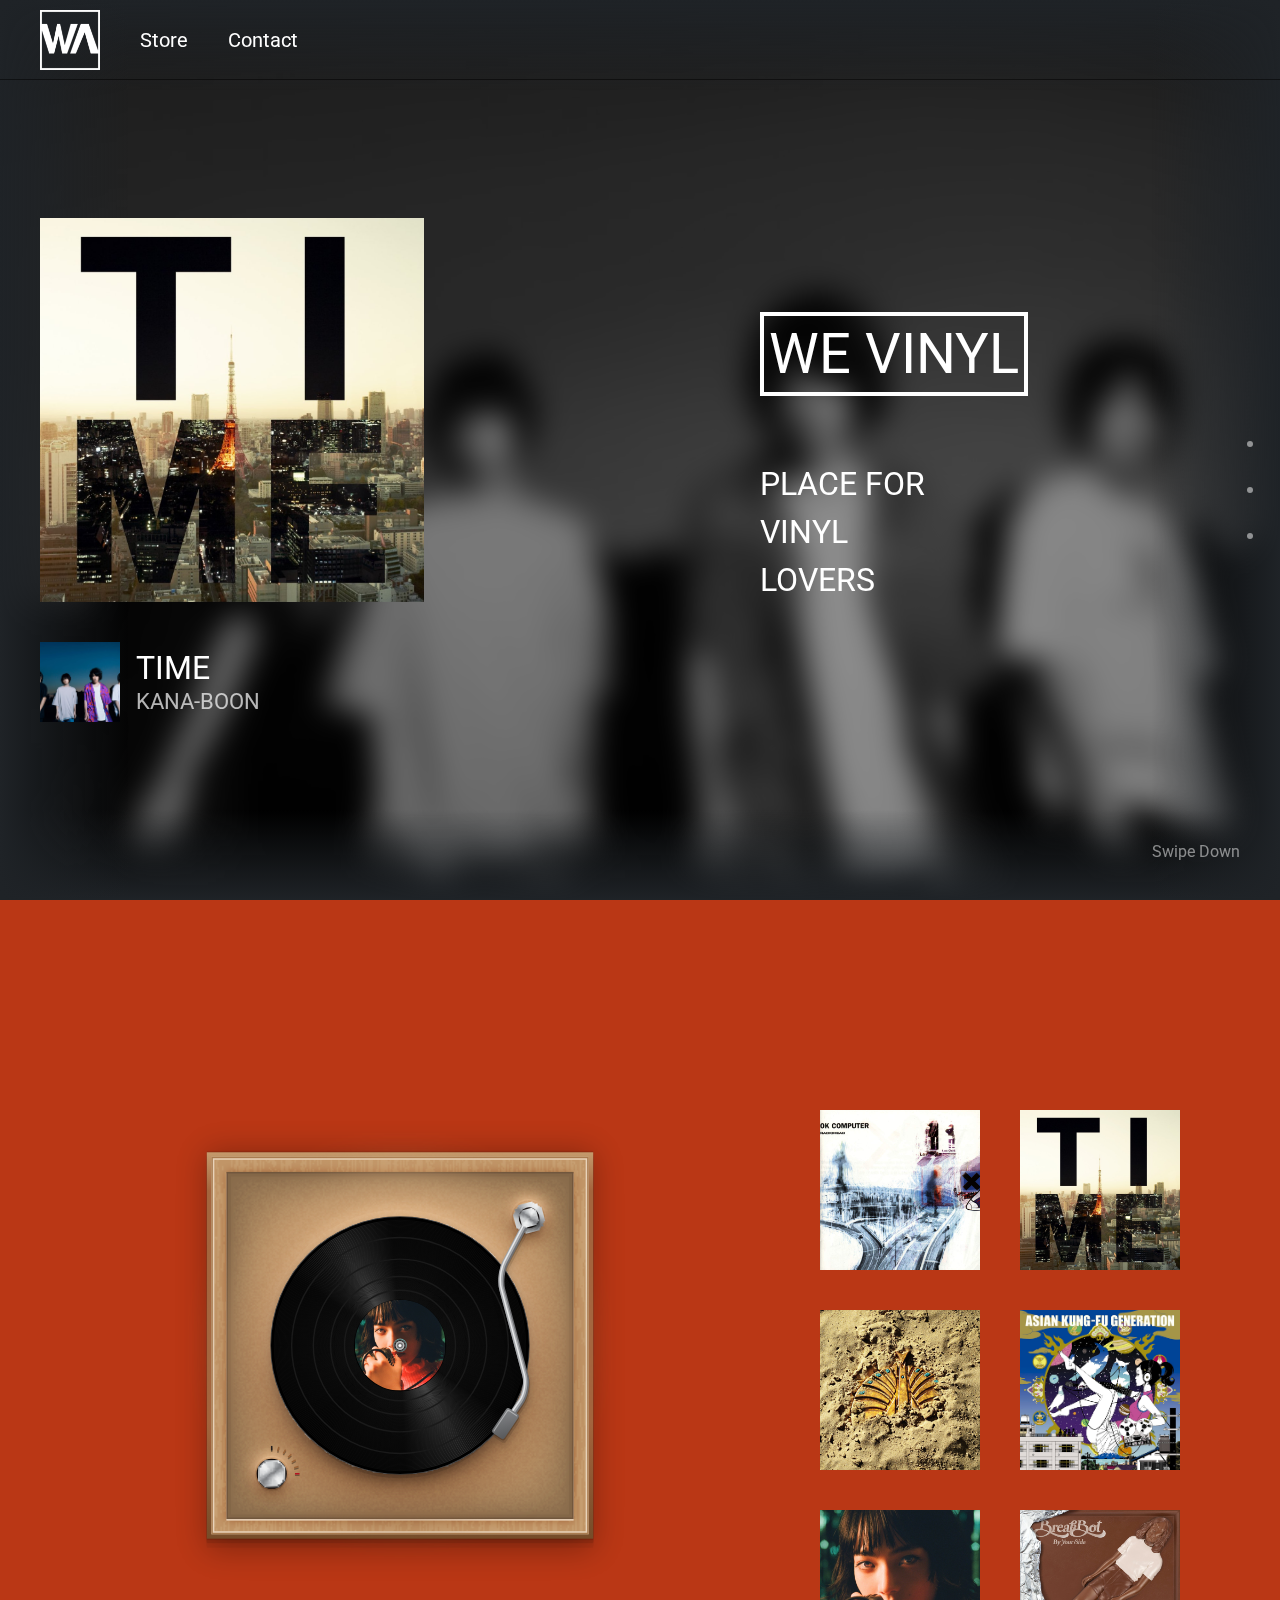
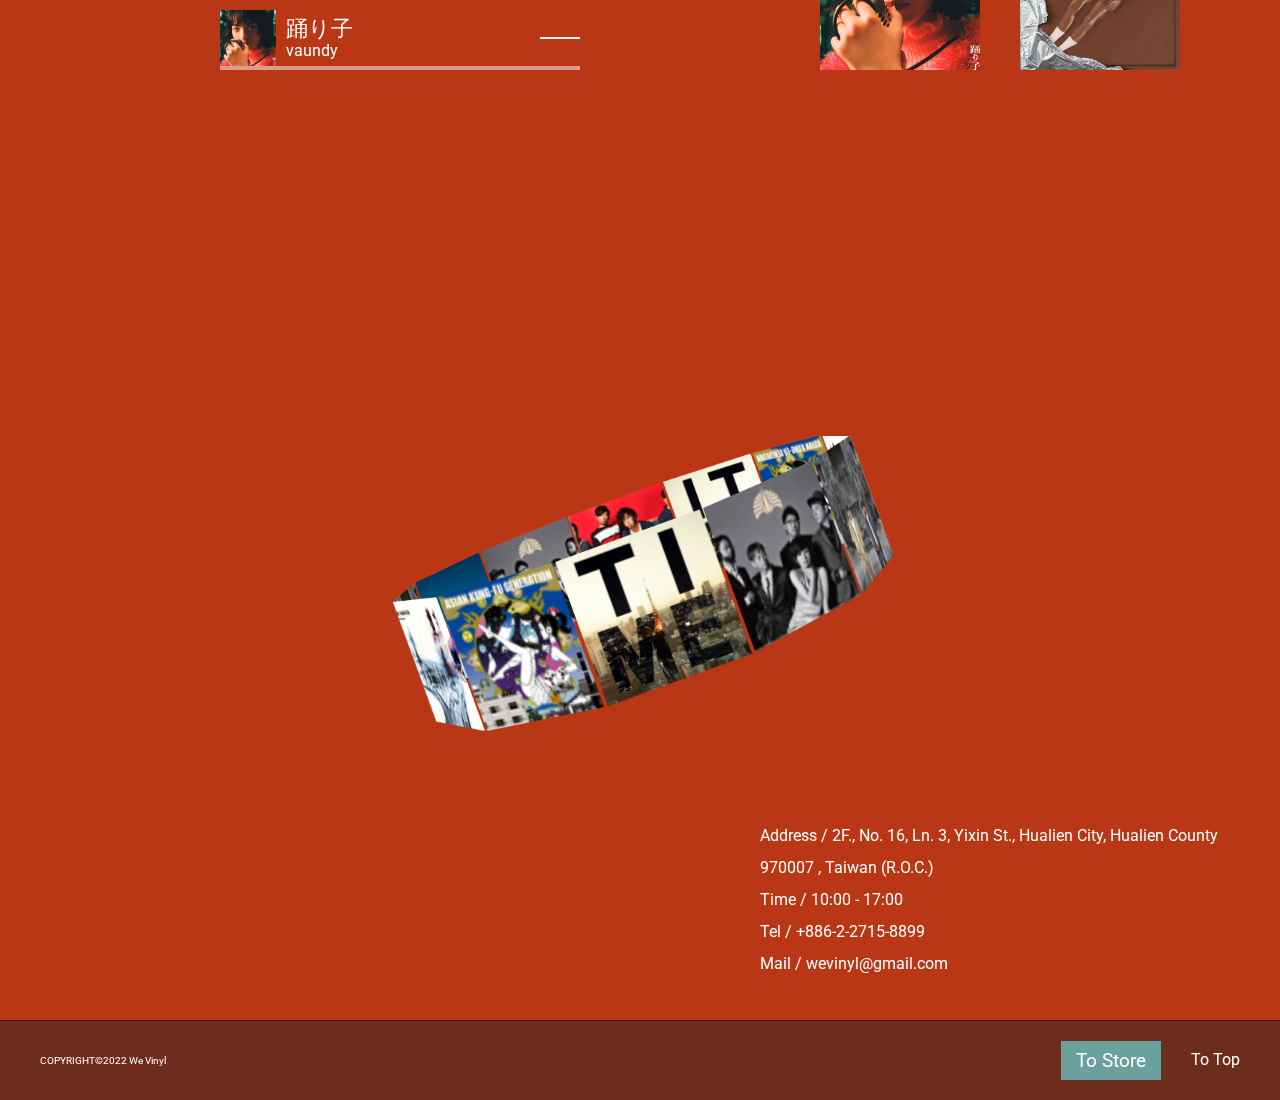
<file: index.html>
<!DOCTYPE html>
<html lang="en">

<head>
    <meta charset="UTF-8">
    <meta http-equiv="X-UA-Compatible" content="IE=edge">
    <meta name="viewport" content="width=device-width, initial-scale=1.0">
    <title>We Vinyl</title>
    <link rel="stylesheet" href="./css/reset.css">
    <link rel="stylesheet" href="https://cdnjs.cloudflare.com/ajax/libs/font-awesome/6.1.1/css/all.min.css"
        integrity="sha512-KfkfwYDsLkIlwQp6LFnl8zNdLGxu9YAA1QvwINks4PhcElQSvqcyVLLD9aMhXd13uQjoXtEKNosOWaZqXgel0g=="
        crossorigin="anonymous" referrerpolicy="no-referrer" />
    <link rel="preconnect" href="https://fonts.googleapis.com">
    <link rel="preconnect" href="https://fonts.gstatic.com" crossorigin>
    <link
        href="https://fonts.googleapis.com/css2?family=Roboto:ital,wght@0,100;0,300;0,400;0,500;0,700;0,900;1,100;1,300;1,400;1,500;1,700;1,900&display=swap"
        rel="stylesheet">
    <link rel="stylesheet" href="./css/3dcss.css">
    <link rel="stylesheet" href="./css/main.css">
</head>

<body>
    <nav>
        <div class="container nav-container max-width-limited">
            <div class="row nav-row">
                <div class="nav-col-logo">
                    <div class="nav-logo">
                        <a href="./index.html#header">
                            <img src="./img/logo.png" alt="">
                        </a>
                    </div>
                    <div class="web-nav-col-l display-n">
                        <h3 class="menu-btn-link">
                            <a href="./store.html">
                                Store
                            </a>
                        </h3>
                        <h3 class="menu-btn-link">
                            <a href="./index.html#contact">
                                Contact
                            </a>
                        </h3>
                    </div>
                </div>
                <div class="web-nav-col-r display-n">

                    <i class="fa-solid fa-bag-shopping"></i>
                    <i class="fa-regular fa-user"></i>

                </div>
                <div class="nav-col-menu">
                    <div class="nav-btn-menu-off">
                        <i class="fa-solid fa-bars"></i>
                    </div>
                    <!-- toggle動畫 -->
                    <div class="nav-btn-menu-on display-n">
                        <i class="fa-solid fa-xmark"></i>
                        <div class="menusection">
                            <div class="menu-container container">
                                <div class="menu-row">
                                    <div class="menu-col">

                                        <div class="menu-btn-shop">
                                            <i class="fa-solid fa-bag-shopping"></i>
                                            <i class="fa-regular fa-user"></i>
                                        </div>
                                        <h3 class="menu-btn-link">
                                            <a href="./store.html">
                                                Store
                                            </a>
                                        </h3>
                                        <h3 class="menu-btn-link">
                                            <a href="./index.html#contact">Contact</a>
                                        </h3>

                                    </div>
                                    <div class="menu-col">

                                        <div class="menu-btn-social">
                                            <i class="fa-brands fa-instagram"></i>
                                            <i class="fa-brands fa-facebook"></i>
                                            <i class="fa-brands fa-youtube"></i>
                                        </div>

                                    </div>
                                </div>
                            </div>
                        </div>
                        <div class="close-menusection"></div>
                    </div>
                </div>
                <div class="web-landing-slider display-n">
                    <a href="#header" id="dot-page1">
                        <div class="web-landing-slider-dot"></div>
                    </a>
                    <a href="#listensection" id="dot-page2">
                        <div class="web-landing-slider-dot"></div>
                    </a>
                    <a href="#contact" id="dot-page3">
                        <div class="web-landing-slider-dot"></div>
                    </a>

                </div>

            </div>
        </div>
    </nav>
    <header id="header">
        <div class="bgcover bgcover-bt display-n"></div>
        <div class="bgcover bgcover-top display-n"></div>
        <div class="bgcover bgcover-left display-n"></div>
        <div class="bgcover bgcover-right display-n"></div>
        <!-- <div class="svgbg">
            <svg id="blurred">
                <filter width="1920" height="1080" x="0" y="0" id="blur" filterUnits="userSpaceOnUse">
                    <feGaussianBlur color-interpolation-filters="sRGB" stdDeviation="15"></feGaussianBlur>
                </filter>
                <image x="0" y="0" width="1920" height="1080" style="filter:url(#blur)" href="./img/band1.jpeg"></image>
            </svg>
        </div> -->
            <div class="header-container">
                <div class="header-title">
                    <div class="header-train">
                        <h2 class="header-slogan header-slider1">WE VINYL PLACE FOR MUSIC LOVERS</h2>
                        <h2 class="header-slogan header-slider2">WE VINYL PLACE FOR MUSIC LOVERS</h2>
                    </div>
                    <div class="header-train">
                        <h2 class="header-slogan header-slider1">VINYL PLACE FOR MUSIC LOVERS WE</h2>
                        <h2 class="header-slogan header-slider2">VINYL PLACE FOR MUSIC LOVERS WE</h2>
                    </div>
                    <div class="header-train">
                        <h2 class="header-slogan header-slider1">PLACE FOR MUSIC LOVERS WE VINYL</h2>
                        <h2 class="header-slogan header-slider2">PLACE FOR MUSIC LOVERS WE VINYL</h2>
                    </div>
                </div>
                <div class="header-vinyl vinyl">
                    <div class="header-vinyl-disc-move phonejq-rolling2">
                        <div class="vinyl-disc">
                        </div>
                        <div class="vinyl-mask alljs-header-bg"></div>
                    </div>
                    <div class="vinyl-cover alljs-header-bg phonejq-rolling1"></div>
                </div>
                <div class="web-header-row display-n">
                    <div class="web-header-col-l">
                        <div class="web-header-vinyl vinyl">
                            <div class="header-vinyl-disc-move webjq-rolling2">
                                <div class="vinyl-disc">
                                </div>
                                <div class="vinyl-mask alljs-header-bg"></div>
                            </div>
                            <div class="vinyl-cover alljs-header-bg webjq-rolling1"></div>
                            <!-- <div class="vinyl-tag"></div> -->
                        </div>
                        <div class="web-header-artist">
                            <div class="web-artist-pic webjq-header-bg"></div>
                            <div class="web-artist-name">
                                <h3 class="webjq-header-album">TIME</h3>
                                <h4 class="webjq-header-artist">KANA-BOON</h4>
                            </div>
                        </div>
                    </div>
                    <div class="web-header-col-r">
                        <div class="h2border">
                            <h2>WE VINYL</h2>
                        </div>
                        <h3>
                            PLACE FOR <br> VINYL <br>LOVERS
                        </h3>
                        <div class="web-header-col-r-swipe-down">
                            <a href="#listensection">
                                <i class="fa-solid fa-chevron-down"></i>
                                <p>Swipe Down</p>
                            </a>
                        </div>
                    </div>
                </div>
            </div>
    </header>

    <div class="listensection" id="listensection">
        <div class="listensection-container container">
            <div class="listensection-row row">
                <div class="listen-section-col">
                    <div class="listen-recorder">
                        <div class="recorder"></div>
                        <div class="recorder-disc">
                            <div class="recorder-vinyl-disc-move">
                                <div class="vinyl-disc">
                                </div>
                                <div class="vinyl-mask"></div>
                            </div>
                        </div>
                        <div class="recorder-arm"></div>

                    </div>
                    <div class="listen-player">
                        <div class="listen-player-row row">
                            <div class="player-col-l">
                                <div class="player-pic-wrap">
                                    <img src="./img/cover4.jpeg" alt="">
                                </div>
                                <div class="player-title">
                                    <h4 class="player-title-name">踊り子</h4>
                                    <p class="player-title-artist">vaundy</p>
                                </div>
                            </div>
                            <div class="player-col-r">
                                <div class="player-play">
                                    <i class="fa-regular fa-circle-play play-on"></i>
                                    <i class="fa-regular fa-circle-pause play-off display-n"></i>
                                </div>
                                <div class="player-volume">
                                    <i class="fa-solid fa-volume-xmark volume-off display-n"></i>
                                    <i class="fa-solid fa-volume-off volume-on"></i>
                                    <div class="volume-line"></div>
                                </div>
                            </div>
                        </div>

                        <div class="player-timeline">
                            <div class="player-timeline-on"></div>
                        </div>

                    </div>
                </div>
                <div class="listen-vinyllist">
                    <div class="list-train">
                        <div class="list-train-vinyl vinyl">
                            <div class="list-train-vinyl-disc-move">
                                <div class="vinyl-disc">
                                </div>
                                <div class="vinyl-mask list-mask0"></div>
                            </div>
                            <div class="vinyl-cover list-cover0"></div>
                        </div>
                        <div class="list-train-vinyl vinyl">
                            <div class="list-train-vinyl-disc-move">
                                <div class="vinyl-disc">
                                </div>
                                <div class="vinyl-mask list-mask1"></div>
                            </div>
                            <div class="vinyl-cover list-cover1"></div>
                        </div>
                        <div class="list-train-vinyl vinyl">
                            <div class="list-train-vinyl-disc-move">
                                <div class="vinyl-disc">
                                </div>
                                <div class="vinyl-mask list-mask2"></div>
                            </div>
                            <div class="vinyl-cover list-cover2"></div>
                        </div>
                        <div class="list-train-vinyl vinyl">
                            <div class="list-train-vinyl-disc-move">
                                <div class="vinyl-disc">
                                </div>
                                <div class="vinyl-mask list-mask3"></div>
                            </div>
                            <div class="vinyl-cover list-cover3"></div>
                        </div>
                        <div class="list-train-vinyl vinyl">
                            <div class="list-train-vinyl-disc-move">
                                <div class="vinyl-disc">
                                </div>
                                <div class="vinyl-mask list-mask4"></div>
                            </div>
                            <div class="vinyl-cover list-cover4"></div>
                        </div>
                        <div class="list-train-vinyl vinyl">
                            <div class="list-train-vinyl-disc-move">
                                <div class="vinyl-disc">
                                </div>
                                <div class="vinyl-mask list-mask5"></div>
                            </div>
                            <div class="vinyl-cover list-cover5"></div>
                        </div>
                    </div>
                    <div class="list-toggle">
                        <i class="fa-solid fa-angle-right list-toggle-off"></i>
                        <i class="fa-solid fa-angle-left list-toggle-on display-n"></i>
                    </div>
                </div>
            </div>
        </div>
    </div>

    <div class="contactsection" id="contact">
        <div class="contactsection-container container">
            <div class="contactsection-row">
                <div class="threedcol">
                    <div class="camera">
                        <div class="cube">
                            <div class="box box1">
                                <img src="./img/cover1-kana.jpeg" alt="">
                            </div>
                            <div class="box box2">
                                <img src="./img/cover2-asian.jpg" alt="">
                            </div>
                            <div class="box box3">
                                <img src="./img/cover3-radio.jpg" alt="">
                            </div>
                            <div class="box box4">
                                <img src="./img/band0-asian.jpeg" alt="">
                            </div>
                            <div class="box box5">
                                <img src="./img/band1-kana.jpg" alt="">
                            </div>
                            <div class="box box6">
                                <img src="./img/band2-tokyo.jpg" alt="">
                            </div>
                            <div class="box box7">
                                <img src="./img/band3-asian.jpg" alt="">
                            </div>
                            <div class="box box8">
                                <img src="./img/cover1-kana.jpeg" alt="">
                            </div>
                            <div class="box box9">
                                <img src="./img/cover2-asian.jpg" alt="">
                            </div>
                            <div class="box box10">
                                <img src="./img/cover3-radio.jpg" alt="">
                            </div>
                            <div class="box box11">
                                <img src="./img/band0-asian.jpeg" alt="">
                            </div>
                            <div class="box box12">
                                <img src="./img/band2-tokyo.jpg" alt="">
                            </div>
                        </div>
                    </div>
                </div>
                <div class="info">
                    <h5>
                        Address / 2F., No. 16, Ln. 3, Yixin St., Hualien City, Hualien County 970007 , Taiwan
                        (R.O.C.)
                    </h5>
                    <h5>
                        Time / 10:00 - 17:00
                    </h5>
                    <h5>
                        Tel / +886-2-2715-8899
                    </h5>
                    <h5>
                        Mail / wevinyl@gmail.com
                    </h5>
                </div>
                <!-- <div class="info-lightbox">
                    <div class="info-lightbox-container">
                        <div class="info-lightbox-col-l">
                            <div class="info-lightbox-cover"></div>
                        </div>
                        <div class="info-lightbox-col-r">
                            <h3>TIME</h3>
                            <h4>2LP</h4>
                            <h4>KANA-BOON</h4>
                            <h5>
                                アーティストとしてソングライターとして、さらにプロデューサーとして常にフルスロットルな、センセーショナルでグラマラスなグローバル・ポップ・アイコン、チャーリーXCXの最新進化形がここに――！
                                シンガー/ソングライター/ヒットメイカー/ドキュメンタリー作家にラジオ番組の司会者、そしてレコード・レーベルの社長とマルチな才能をフルに発揮しているUKポップ・アイコン、チャーリーXCX。彼女の通算5作目となるスタジオ・アルバム『CRASH』。彼女史上最も激しく、刺激的、そしてセンセーショナルで悪魔的なほどグラマラスなこのアルバムで、これまで同様、それ以上にチャーリーは自身の音楽とそこに込められた感情と深いメッセージを増幅させるためのイメージやビジュアルを作り上げている。クリスティーヌ・アンド・ザ・クイーンズとキャロライン・ポラチェックとの鮮やかな「New Shapes」を始めとする豪華コラボレーションもフィーチャーした、アーティスト・クリエイティヴィティがMAXで炸裂した本作。A.G.クックやデジタル・ファーム・アニマルズ、リナ・サワヤマ、ジョージ・ダニエル、イアン・カークパトリック、ジェイソン・エヴィガン、ジャスティン・ライゼン、アリエル・レヒトシェイド、ワンオートリックス・ポイント・ネヴァー、ジョン・シェイヴにマイク・ワイズ、イリヤなど、ポップス、ダンス、オルタナティヴ、エレクトロなどの幅広いジャンルから才能あふれるソングライター/プロデューサー/ミュージシャンたちが参加、彼女のクリエイティヴィティを最大限に引き出している。
                            </h5>
                        </div>
                    </div>
                </div> -->
            </div>
        </div>
    </div>

    <footer>
        <div class="footer-container container">
            <div class="footer-row row">
                <div class="footer-col-l">
                    <div class="footer-social-icon">
                        <i class="fa-brands fa-instagram"></i>
                        <i class="fa-brands fa-facebook"></i>
                        <i class="fa-brands fa-youtube"></i>
                    </div>
                    <p>
                        COPYRIGHT©2022 We Vinyl
                    </p>
                </div>
                <div class="footer-col-r">
                    <h5>
                        <a href="./store.html">
                            To Store
                        </a>
                    </h5>
                    <div class="to-top">
                        <a href="./index.html#header">
                            <i class="fa-solid fa-angle-up"></i>
                            <p>To Top</p>
                        </a>
                    </div>
                </div>
            </div>
        </div>
    </footer>


    <!-- JQ--------------------------------------------- -->
    <script src="https://code.jquery.com/jquery-3.6.0.js"
        integrity="sha256-H+K7U5CnXl1h5ywQfKtSj8PCmoN9aaq30gDh27Xc0jk=" crossorigin="anonymous"></script>
    <!-- <script src="../case_vinyl-web/jq/weblandingpagejq.js"></script> -->

    <script>
        // 輪播牆時間======================================================
        artistnameArray = ['Radiohead', 'KANA-BOON', '東京事変', 'Asian Kung-Fu Generation', 'vaundy', 'Breakbot']
        albumnameArray = ['OK Computer', 'TIME', '大発見', 'ソルファ', '踊り子', 'By Your Side']

        if ($(window).width() >= 768) {
            $('header').addClass('webjq-header-bg');
        }

        else {
            $('header').removeClass('webjq-header-bg');
        }

        $(window).resize(function () {
            if ($(window).width() >= 768) {
                $('header').css('background-image', 'url(./img/band0.jpeg)');
                $('header').addClass('webjq-header-bg');
            }

            else {
                $('header').removeClass('webjq-header-bg');
                $('header').css('background-image', 'none');
            }
        });

        let picIndex = 0;

        function headerDataChange() {
            if (picIndex > 2) {
                picIndex = 0;
            }
            else {
                picIndex++;
            }
            console.log('index', picIndex);
            $('.webjq-header-bg').css('background-image', `url(./img/band${picIndex}.jpeg)`);
            $('.webjq-header-bg').css('transition', '1s');
            $('.alljs-header-bg').css('background-image', `url(./img/cover${picIndex}.jpeg)`);
            $('.alljs-header-bg').css('transition', '1s');
            $('.webjq-header-album').text(albumnameArray[picIndex]);
            $('.webjq-header-artist').text(artistnameArray[picIndex]);
        }

        let idIntervalOne = null;

        function startInterval() {
            idIntervalOne = setInterval(headerDataChange, 4000);
        }

        startInterval();
        // ===========================================================================
        // sliderdots判斷
        // $(window).scroll(function () {
        //     console.log('st', $(this).scrollTop());
        //     console.log('wh', $(this).height());
        //     console.log('dh', dotHeight);
        // })

        let dotHeight = 0;
        dotHeight = $(window).height() * 2;

        $(window).resize(function () {
            dotHeight = $(window).height() * 2;
            // console.log('dh', dotHeight);
        })

        function whichPage() {
            if ($(window).scrollTop() < dotHeight * 0.5 || $(window).scrollTop() == 0) {
                $('#dot-page1').children('.web-landing-slider-dot').addClass('dot-on');
                $('#dot-page1').siblings().children('.web-landing-slider-dot').removeClass('dot-on');
            }
            if ($(window).scrollTop() >= dotHeight * 0.5 && $(window).scrollTop() < dotHeight) {
                $('#dot-page2').children('.web-landing-slider-dot').addClass('dot-on');
                $('#dot-page2').siblings().children('.web-landing-slider-dot').removeClass('dot-on');
            }
            if ($(window).scrollTop() == dotHeight && $(window).scrollTop() > 0) {
                $('#dot-page3').children('.web-landing-slider-dot').addClass('dot-on');
                $('#dot-page3').siblings().children('.web-landing-slider-dot').removeClass('dot-on');
            }
        }
        whichPage();
        $(window).scroll(whichPage);
        // ================================================================================================================
        // nav顏色
        function navColor() {
            if ($(window).scrollTop() >= 0 && $(window).width() >= 768) {
                $('nav').css('background-color', 'transparent');
            }

            if ($(window).scrollTop() >= 10 && $(window).width() >= 768 && $(window).scrollTop() < dotHeight * 0.5 - 80) {
                $('nav').css('background-color', '#1f2327');
            }
            if ($(window).scrollTop() >= dotHeight * 0.5 - 80 || $(window).width() < 768) {
                $('nav').css('background-color', '#ba3715');
            }
        }
        navColor();
        $(window).scroll(navColor);
        $(window).resize(navColor);
        //======================================================================================================
        // nav手機版
        $('.menusection').css('transition', '1s');
        $('.menusection').css('transform', 'translateX(100%)');
        $('.nav-btn-menu-off').removeClass('display-n');
        $('.nav-btn-menu-on').addClass('display-n');

        $('.nav-btn-menu-off').click(function () {
            $(this).addClass('display-n');
            $('.nav-btn-menu-on').removeClass('display-n');
            $('.menusection').css('transition', '1s');
            $('.menusection').css('transform', 'translateX(0%)');
        });
        $('.nav-btn-menu-on').click(function () {
            $(this).addClass('display-n');
            $('.menusection').css('transition', '1s');
            $('.menusection').css('transform', 'translateX(100%)');
            $('.nav-btn-menu-off').removeClass('display-n');
        });
        $('.close-menusection').click(function () {
            $('.nav-btn-menu-on').addClass('display-n');
            $('.menusection').css('transition', '1s');
            $('.menusection').css('transform', 'translateX(100%)');
            $('.nav-btn-menu-off').removeClass('display-n');
        });

        $('.nav-logo').click(function () {
            if ($('.nav-btn-menu-off').hasClass('display-n')) {
                $('.nav-btn-menu-on').addClass('display-n');
                $('.menusection').css('transition', '1s');
                $('.menusection').css('transform', 'translateX(100%)');
                $('.nav-btn-menu-off').removeClass('display-n');
            }
        })
        $(window).resize(function () {
            if ($(window).width() >= 768) {
                $('.nav-btn-menu-on').addClass('display-n');
                $('.menusection').css('transition', '1s');
                $('.menusection').css('transform', 'translateX(100%)');
                $('.nav-btn-menu-off').removeClass('display-n');
            }
        });

        // ====================================================================================
        // 唱片hover 電腦版
        $('.vinyl-cover.webjq-rolling1').mouseenter(function () {
            $(this).prev('.header-vinyl-disc-move').css('transform', 'translateX(45%) rotate(110deg)');
        })
        $('.vinyl-cover.webjq-rolling1').mouseleave(function () {
            $(this).prev('.header-vinyl-disc-move').css('transform', 'translateX(0%) rotate(0deg)');
        })

        // 唱片滑出去轉場 電腦版
        let rollingTrigger = 0;
        rollingTrigger = $(window).height();
        $(window).resize(function () {
            rollingTrigger = $(window).height();
            // console.log('dh', dotHeight);
        });

        let scrollTrigger = 0;
        scrollTrigger = $(window).scrollTop();
        $(window).resize(function () {
            scrollTrigger = $(window).scrollTop();
            // console.log('dh', dotHeight);
        });
        $(window).scroll(function () {
            scrollTrigger = $(window).scrollTop();
        });

        let trigger = 0;
        $(window).scroll(function () {
            console.log(scrollTrigger / rollingTrigger * 100);
            trigger = scrollTrigger / rollingTrigger * 100;

            $('.webjq-rolling2').css('transform', `translateX(${trigger * 2}vw) rotate(${trigger * 20}deg)`);

        });
        // --------------------------
        // 唱片滑出去轉場 手機版
        $(window).scroll(function () {
            console.log(scrollTrigger / rollingTrigger * 100);
            trigger = scrollTrigger / rollingTrigger * 100;

            $('.phonejq-rolling2').css('transform', `translateX(${trigger * 2}vw) rotate(${trigger * 20}deg)`);
            $('.phonejq-rolling1').css('transform', `translateX(-${trigger * 2}vw) rotate(${trigger * 0}deg)`);

        });

        // 黑膠唱片撥放區==========================
        songnameArray = ['Paranoid Android', 'Silhouette', '恐るべき大人達', 'リライト', '踊り子', "Baby I'm Yours"];
        songlengthArray = ['10', '200', '150', '70', '90', '280'];

        // 唱片hover
        $('.list-train-vinyl').mouseenter(function () {
            console.log($(this));
            $(this).children('.vinyl-cover').css('transform', 'translateX(-18%)').prev('.list-train-vinyl-disc-move').css('transform', 'translateX(25%) rotate(110deg)');
        })
        $('.list-train-vinyl').mouseleave(function () {
            $(this).children('.vinyl-cover').css('transform', 'translateX(0%)').prev('.list-train-vinyl-disc-move').css('transform', 'translateX(0%) rotate(0deg)');
        })

        // 唱片換資料

        let dataTrigger = 4;

        $('.list-train-vinyl').click(function () {
            dataTrigger = $(this).index();
            console.log(dataTrigger);

            $('.play-on').removeClass('display-n');
            $('.play-off').addClass('display-n');

            $('.recorder-arm').css('transform', 'rotate(-15deg)');
            $('.recorder-vinyl-disc-move').css('transform', 'rotate(0deg)');
            $('.recorder-vinyl-disc-move').css('animation-name', 'none');
            $('.player-timeline-on').css('animation-name', 'none');
            $('.player-timeline-on').css('animation-duration', `none`);

            $('.recorder-vinyl-disc-move').children('.vinyl-mask').css('opacity', '0');
            $('.recorder-vinyl-disc-move').children('.vinyl-mask').css('background-image', `url(./img/cover${dataTrigger}.jpeg)`);
            $('.recorder-vinyl-disc-move').children('.vinyl-mask').css('opacity', '1');

            console.log($('.player-pic-wrap').children('img').attr('src'));
            $('.player-pic-wrap').children('img').attr('src', `./img/cover${dataTrigger}.jpeg`);

            $('.player-title-artist').text(artistnameArray[dataTrigger]);
            $('.player-title-name').text(songnameArray[dataTrigger]);

        });

        // 播放唱片
        $('.play-on').removeClass('display-n');
        $('.play-off').addClass('display-n');
        $('.recorder-vinyl-disc-move').css('transform', 'rotate(0deg)');
        $('.recorder-arm').css('transform', 'rotate(-15deg)');
        $('.player-timeline-on').css('animation-name', 'none');
        $('.player-timeline-on').css('animation-duration', `none`);

        $('.play-on').click(function () {
            $('.recorder-arm').css('transform', 'rotate(0deg)');
            $('.play-on').addClass('display-n');
            $('.play-off').removeClass('display-n');
            $('.recorder-vinyl-disc-move').css('animation-name', 'spinning');
            $('.player-timeline-on').css('animation-name', 'timecode');
            $('.player-timeline-on').css('animation-duration', `${songlengthArray[dataTrigger]}s`);
        });
        $('.play-off').click(function () {
            $('.recorder-arm').css('transform', 'rotate(-15deg)');
            $('.play-off').addClass('display-n');
            $('.play-on').removeClass('display-n');
            $('.recorder-vinyl-disc-move').css('animation-name', 'none');
            $('.player-timeline-on').css('animation-name', 'none');
            $('.player-timeline-on').css('animation-duration', `none`);
        });

        $('.player-timeline-on').on('animationend', function () {
            $('.recorder-arm').css('transform', 'rotate(-15deg)');
            $('.play-off').addClass('display-n');
            $('.play-on').removeClass('display-n');
            $('.recorder-vinyl-disc-move').css('animation-name', 'none');
            $('.player-timeline-on').css('animation-name', 'none');
            $('.player-timeline-on').css('animation-duration', `none`);
        })

        // let stoplengthTrigger = 0;
        // let stopgoalTrigger = 0;
        // stoplengthTrigger = parseInt($('.player-timeline-on').css('width'));
        // stopgoalTrigger = parseInt($('.player-timeline').css('width'));

        // function triggerListening() {
        //     stoplengthTrigger = parseInt($('.player-timeline-on').css('width'));
        //     stopgoalTrigger = parseInt($('.player-timeline').css('width'));
        //     console.log('slt', stoplengthTrigger);
        //     console.log('sgt', stopgoalTrigger);
        //     console.log(stoplengthTrigger - stopgoalTrigger == 0);

        //     if (stoplengthTrigger - stopgoalTrigger == 0) {
        //         $('.recorder-arm').css('transform', 'rotate(-15deg)');
        //         $('.play-off').addClass('display-n');
        //         $('.play-on').removeClass('display-n');
        //         $('.recorder-vinyl-disc-move').css('animation-name', 'none');
        //         $('.player-timeline-on').css('animation-name', 'none');
        //         $('.player-timeline-on').css('animation-duration', `none`);
        //     }
        // }

        // setInterval(triggerListening, 100);

        // ----------------------------------------------------
        // 3d轉圈圈點擊跑出卡片
        // $('.box').click(function(){
        //     $('.info-lightbox').css('transform','scale(1)');
        //     let pauseTrigger = $('.info-lightbox').css('transform');
        //     console.log('pt',pauseTrigger);
        // });
    </script>

</body>

</html>
</file>
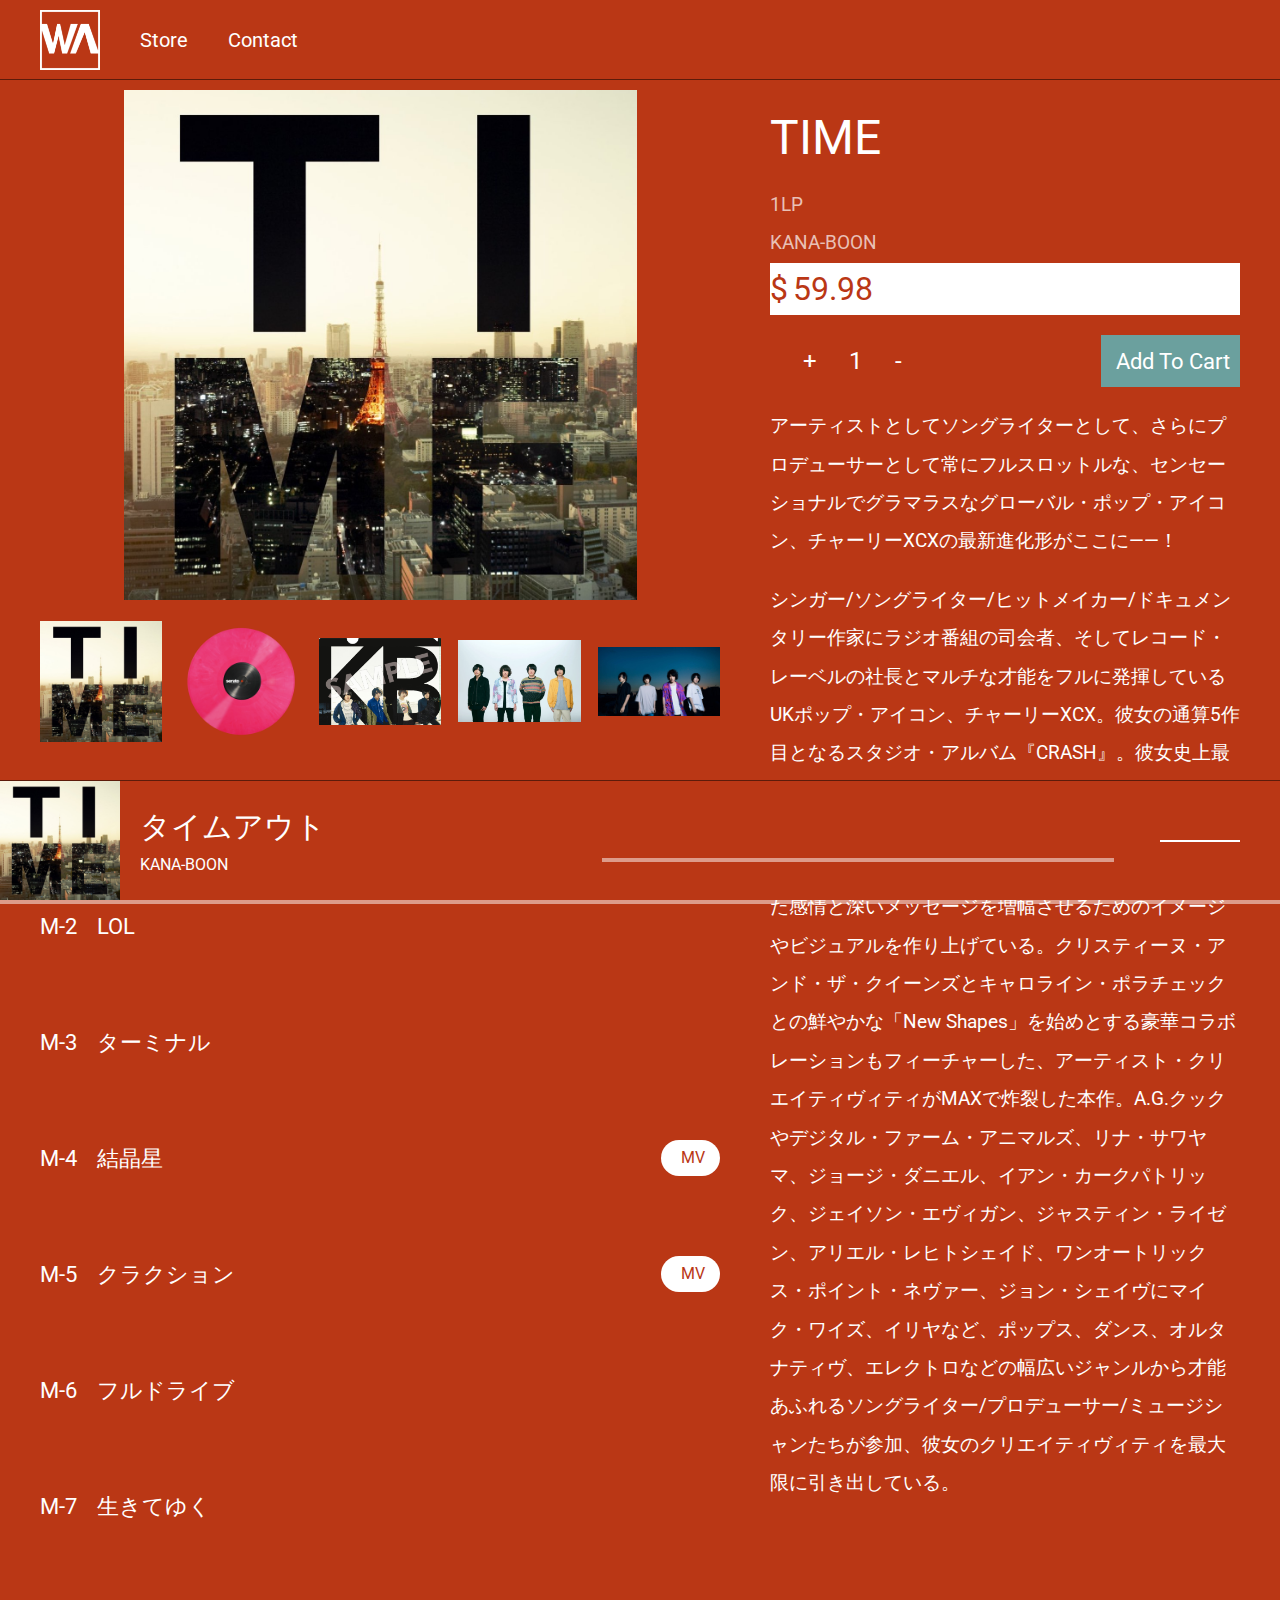
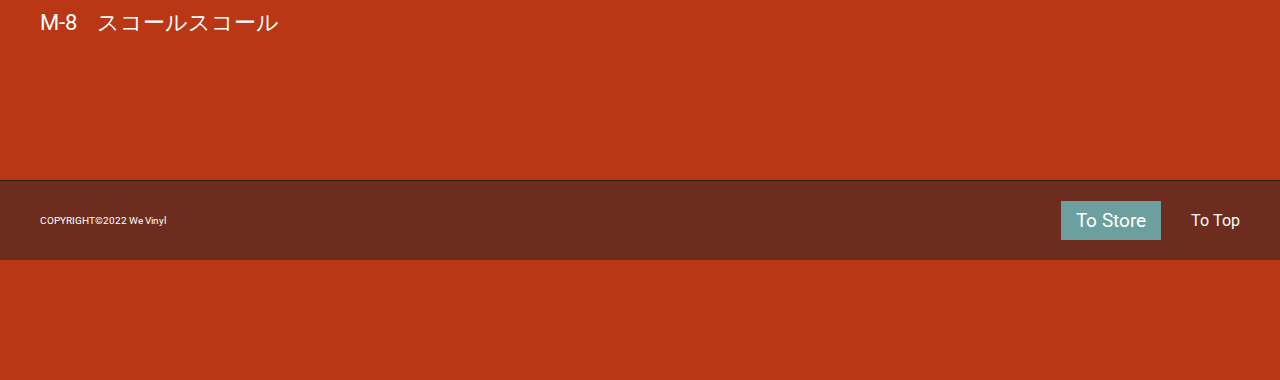
<file: lightbox.html>
<!DOCTYPE html>
<html lang="en">

<head>
    <meta charset="UTF-8">
    <meta http-equiv="X-UA-Compatible" content="IE=edge">
    <meta name="viewport" content="width=device-width, initial-scale=1.0">
    <title>We Vinyl Product Detail</title>
    <link rel="stylesheet" href="./css/reset.css">
    <link rel="stylesheet" href="https://cdnjs.cloudflare.com/ajax/libs/font-awesome/6.1.1/css/all.min.css"
        integrity="sha512-KfkfwYDsLkIlwQp6LFnl8zNdLGxu9YAA1QvwINks4PhcElQSvqcyVLLD9aMhXd13uQjoXtEKNosOWaZqXgel0g=="
        crossorigin="anonymous" referrerpolicy="no-referrer" />
    <link rel="preconnect" href="https://fonts.googleapis.com">
    <link rel="preconnect" href="https://fonts.gstatic.com" crossorigin>
    <link
        href="https://fonts.googleapis.com/css2?family=Roboto:ital,wght@0,100;0,300;0,400;0,500;0,700;0,900;1,100;1,300;1,400;1,500;1,700;1,900&display=swap"
        rel="stylesheet">
    <link rel="stylesheet" href="./css/lightbox.css">
    <script src="https://code.jquery.com/jquery-3.6.0.js"
        integrity="sha256-H+K7U5CnXl1h5ywQfKtSj8PCmoN9aaq30gDh27Xc0jk=" crossorigin="anonymous"></script>
</head>

<body>
    <nav>
        <div class="container nav-container max-width-limited">
            <div class="row nav-row">
                <div class="nav-col-logo">
                    <div class="nav-logo">
                        <a href="./index.html#header">
                            <img src="./img/logo.png" alt="">
                        </a>
                    </div>
                    <div class="web-nav-col-l display-n">
                        <h3 class="menu-btn-link">
                            <a href="./store.html">
                                Store
                            </a>
                        </h3>
                        <h3 class="menu-btn-link">
                            <a href="./index.html#contact">
                                Contact
                            </a>
                        </h3>
                    </div>
                </div>
                <div class="web-nav-col-r display-n">

                    <i class="fa-solid fa-bag-shopping"></i>
                    <i class="fa-regular fa-user"></i>

                </div>
                <div class="nav-col-menu">
                    <div class="nav-btn-menu-off">
                        <i class="fa-solid fa-bars"></i>
                    </div>
                    <!-- toggle動畫 -->
                    <div class="nav-btn-menu-on display-n">
                        <i class="fa-solid fa-xmark"></i>
                        <div class="menusection">
                            <div class="menu-container container">
                                <div class="menu-row">
                                    <div class="menu-col">

                                        <div class="menu-btn-shop">
                                            <i class="fa-solid fa-bag-shopping"></i>
                                            <i class="fa-regular fa-user"></i>
                                        </div>
                                        <h3 class="menu-btn-link">
                                            <a href="./store.html">
                                                Store
                                            </a>
                                        </h3>
                                        <h3 class="menu-btn-link">
                                            <a href="./index.html#contact">Contact</a>
                                        </h3>

                                    </div>
                                    <div class="menu-col">

                                        <div class="menu-btn-social">
                                            <i class="fa-brands fa-instagram"></i>
                                            <i class="fa-brands fa-facebook"></i>
                                            <i class="fa-brands fa-youtube"></i>
                                        </div>

                                    </div>
                                </div>
                            </div>
                        </div>
                        <div class="close-menusection"></div>
                    </div>
                </div>
                <div class="web-landing-slider display-n">
                    <a href="#header" id="dot-page1">
                        <div class="web-landing-slider-dot"></div>
                    </a>
                    <a href="#listensection" id="dot-page2">
                        <div class="web-landing-slider-dot"></div>
                    </a>
                    <a href="#contact" id="dot-page3">
                        <div class="web-landing-slider-dot"></div>
                    </a>

                </div>

            </div>
        </div>
    </nav>

    <main class="lightbox-item">
        <div class="lightbox-item-container">
            <div class="lightbox-item-title container">
                <h4>TIME</h4>
                <p>1LP</p>
                <p>KANA-BOON</p>
            </div>
            <div class="lightbox-item-pic-wrap">
                <div class="lightbox-item-pic-train">
                    <div class="lightbox-item-pic-col">
                        <div class="lightbox-item-pic item-pic0">
                        </div>
                    </div>
                    <div class="lightbox-item-pic-col">
                        <div class="lightbox-item-pic item-pic1">
                        </div>
                    </div>
                    <div class="lightbox-item-pic-col">
                        <div class="lightbox-item-pic item-pic2">
                        </div>
                    </div>
                    <div class="lightbox-item-pic-col">
                        <div class="lightbox-item-pic item-pic3">
                        </div>
                    </div>
                    <div class="lightbox-item-pic-col">
                        <div class="lightbox-item-pic item-pic4">
                        </div>
                    </div>
                    <div class="lightbox-item-pic-col">
                        <div class="lightbox-item-pic item-pic5">
                        </div>
                    </div>
                    <div class="lightbox-item-pic-col">
                        <div class="lightbox-item-pic item-pic6">
                        </div>
                    </div>
                </div>
                <div class="lightbox-item-move move-left">
                    <i class="fa-solid fa-angle-left"></i>
                </div>
                <div class="lightbox-item-move move-right">
                    <i class="fa-solid fa-angle-right"></i>
                </div>
            </div>

            <div class="lightbox-item-sliderdots-wrap container">
                <div class="lightbox-item-sliderdots-row">
                    <div class="lightbox-item-sliderdots-col item-dot-1">
                        <div class="lightbox-item-sliderdots-off"></div>
                    </div>
                    <div class="lightbox-item-sliderdots-col item-dot-2">
                        <div class="lightbox-item-sliderdots-off"></div>
                    </div>
                    <div class="lightbox-item-sliderdots-col item-dot-3">
                        <div class="lightbox-item-sliderdots-off"></div>
                    </div>
                    <div class="lightbox-item-sliderdots-col item-dot-4">
                        <div class="lightbox-item-sliderdots-off"></div>
                    </div>
                    <div class="lightbox-item-sliderdots-col item-dot-5">
                        <div class="lightbox-item-sliderdots-off"></div>
                    </div>
                </div>
            </div>
            <div class="lightbox-item-price container">
                <h3>59.98</h3>
            </div>
            <div class="lightbox-filter-toggle-wrap container">
                <div class="lightbox-filter-toggle-row row">
                    <div class="lightbox-filter-tracklist">
                        <p>Track List</p>
                    </div>
                    <div class="lightbox-filter-productdetail">
                        <p>Product Detail</p>
                    </div>
                </div>
            </div>
            <div class="lightbox-tracklist-wrap container">
                <div class="lightbox-tracklist-row row">
                    <div class="lightbox-tracklist-col">
                        <div class="lightbox-tracklist-songname">
                            <h4>M-1</h4>
                            <h4>タイムアウト</h4>
                        </div>

                        <div class="lightbox-tracklist-playbtn">
                            <i class="fa-regular fa-circle-play lightbox-tracklist-playbtn-off nowplaying addfirst"></i>
                            <i class="fa-regular fa-circle-pause lightbox-tracklist-playbtn-on display-n"></i>
                        </div>
                        <div class="lightbox-tracklist-mvbtn">
                            <i class="fa-brands fa-youtube"></i>
                            <p>MV</p>
                        </div>
                    </div>
                    <div class="lightbox-tracklist-col">
                        <div class="lightbox-tracklist-songname">
                            <h4>M-2</h4>
                            <h4>LOL</h4>
                        </div>

                        <div class="lightbox-tracklist-playbtn">
                            <i class="fa-regular fa-circle-play lightbox-tracklist-playbtn-off"></i>
                            <i class="fa-regular fa-circle-pause lightbox-tracklist-playbtn-on display-n"></i>
                        </div>
                        <div class="lightbox-tracklist-mvbtn opacity-0">
                            <i class="fa-brands fa-youtube"></i>
                            <p>MV</p>
                        </div>
                    </div>
                    <div class="lightbox-tracklist-col">
                        <div class="lightbox-tracklist-songname">
                            <h4>M-3</h4>
                            <h4>ターミナル</h4>
                        </div>

                        <div class="lightbox-tracklist-playbtn">
                            <i class="fa-regular fa-circle-play lightbox-tracklist-playbtn-off"></i>
                            <i class="fa-regular fa-circle-pause lightbox-tracklist-playbtn-on display-n"></i>
                        </div>
                        <div class="lightbox-tracklist-mvbtn opacity-0">
                            <i class="fa-brands fa-youtube"></i>
                            <p>MV</p>
                        </div>
                    </div>
                    <div class="lightbox-tracklist-col">
                        <div class="lightbox-tracklist-songname">
                            <h4>M-4</h4>
                            <h4>結晶星</h4>
                        </div>

                        <div class="lightbox-tracklist-playbtn">
                            <i class="fa-regular fa-circle-play lightbox-tracklist-playbtn-off"></i>
                            <i class="fa-regular fa-circle-pause lightbox-tracklist-playbtn-on display-n"></i>
                        </div>
                        <div class="lightbox-tracklist-mvbtn">
                            <i class="fa-brands fa-youtube"></i>
                            <p>MV</p>
                        </div>
                    </div>
                    <div class="lightbox-tracklist-col">
                        <div class="lightbox-tracklist-songname">
                            <h4>M-5</h4>
                            <h4>クラクション</h4>
                        </div>

                        <div class="lightbox-tracklist-playbtn">
                            <i class="fa-regular fa-circle-play lightbox-tracklist-playbtn-off"></i>
                            <i class="fa-regular fa-circle-pause lightbox-tracklist-playbtn-on display-n"></i>
                        </div>
                        <div class="lightbox-tracklist-mvbtn">
                            <i class="fa-brands fa-youtube"></i>
                            <p>MV</p>
                        </div>
                    </div>
                    <div class="lightbox-tracklist-col">
                        <div class="lightbox-tracklist-songname">
                            <h4>M-6</h4>
                            <h4>フルドライブ</h4>
                        </div>

                        <div class="lightbox-tracklist-playbtn">
                            <i class="fa-regular fa-circle-play lightbox-tracklist-playbtn-off"></i>
                            <i class="fa-regular fa-circle-pause lightbox-tracklist-playbtn-on display-n"></i>
                        </div>
                        <div class="lightbox-tracklist-mvbtn opacity-0">
                            <i class="fa-brands fa-youtube"></i>
                            <p>MV</p>
                        </div>
                    </div>
                    <div class="lightbox-tracklist-col">
                        <div class="lightbox-tracklist-songname">
                            <h4>M-7</h4>
                            <h4>生きてゆく</h4>
                        </div>

                        <div class="lightbox-tracklist-playbtn">
                            <i class="fa-regular fa-circle-play lightbox-tracklist-playbtn-off"></i>
                            <i class="fa-regular fa-circle-pause lightbox-tracklist-playbtn-on display-n"></i>
                        </div>
                        <div class="lightbox-tracklist-mvbtn opacity-0">
                            <i class="fa-brands fa-youtube"></i>
                            <p>MV</p>
                        </div>
                    </div>
                    <div class="lightbox-tracklist-col">
                        <div class="lightbox-tracklist-songname">
                            <h4>M-8</h4>
                            <h4>スコールスコール</h4>
                        </div>

                        <div class="lightbox-tracklist-playbtn">
                            <i class="fa-regular fa-circle-play lightbox-tracklist-playbtn-off"></i>
                            <i class="fa-regular fa-circle-pause lightbox-tracklist-playbtn-on display-n"></i>
                        </div>
                        <div class="lightbox-tracklist-mvbtn opacity-0">
                            <i class="fa-brands fa-youtube"></i>
                            <p>MV</p>
                        </div>
                    </div>
                </div>
            </div>
            <div class="lightbox-productdetail-wrap container display-n">
                <h5>
                    アーティストとしてソングライターとして、さらにプロデューサーとして常にフルスロットルな、センセーショナルでグラマラスなグローバル・ポップ・アイコン、チャーリーXCXの最新進化形がここに――！
                </h5>
                <h5>
                    シンガー/ソングライター/ヒットメイカー/ドキュメンタリー作家にラジオ番組の司会者、そしてレコード・レーベルの社長とマルチな才能をフルに発揮しているUKポップ・アイコン、チャーリーXCX。彼女の通算5作目となるスタジオ・アルバム『CRASH』。彼女史上最も激しく、刺激的、そしてセンセーショナルで悪魔的なほどグラマラスなこのアルバムで、これまで同様、それ以上にチャーリーは自身の音楽とそこに込められた感情と深いメッセージを増幅させるためのイメージやビジュアルを作り上げている。クリスティーヌ・アンド・ザ・クイーンズとキャロライン・ポラチェックとの鮮やかな「New
                    Shapes」を始めとする豪華コラボレーションもフィーチャーした、アーティスト・クリエイティヴィティがMAXで炸裂した本作。A.G.クックやデジタル・ファーム・アニマルズ、リナ・サワヤマ、ジョージ・ダニエル、イアン・カークパトリック、ジェイソン・エヴィガン、ジャスティン・ライゼン、アリエル・レヒトシェイド、ワンオートリックス・ポイント・ネヴァー、ジョン・シェイヴにマイク・ワイズ、イリヤなど、ポップス、ダンス、オルタナティヴ、エレクトロなどの幅広いジャンルから才能あふれるソングライター/プロデューサー/ミュージシャンたちが参加、彼女のクリエイティヴィティを最大限に引き出している。
                </h5>
            </div>
        </div>
    </main>

    <main class="web-lightbox-item display-n">
        <div class="web-lightbox-item-container">
            <div class="web-lightbox-item-row">
                <div class="web-lightbox-item-col-l">
                    <div class="lightbox-item-pic-wrap">
                        <div class="lightbox-item-pic-train">
                            <div class="lightbox-item-pic-col">
                                <div class="lightbox-item-pic item-pic0">
                                </div>
                            </div>
                            <div class="lightbox-item-pic-col">
                                <div class="lightbox-item-pic item-pic1">
                                </div>
                            </div>
                            <div class="lightbox-item-pic-col">
                                <div class="lightbox-item-pic item-pic2">
                                </div>
                            </div>
                            <div class="lightbox-item-pic-col">
                                <div class="lightbox-item-pic item-pic3">
                                </div>
                            </div>
                            <div class="lightbox-item-pic-col">
                                <div class="lightbox-item-pic item-pic4">
                                </div>
                            </div>
                            <div class="lightbox-item-pic-col">
                                <div class="lightbox-item-pic item-pic5">
                                </div>
                            </div>
                            <div class="lightbox-item-pic-col">
                                <div class="lightbox-item-pic item-pic6">
                                </div>
                            </div>
                        </div>
                        <div class="lightbox-item-move move-left">
                            <i class="fa-solid fa-angle-left"></i>
                        </div>
                        <div class="lightbox-item-move move-right">
                            <i class="fa-solid fa-angle-right"></i>
                        </div>
                    </div>
                    <div class="lightbox-item-sliderdots-wrap container">
                        <div class="lightbox-item-sliderdots-row">
                            <div class="lightbox-item-sliderdots-col">
                                <div class="lightbox-item-sliderdots-on"></div>
                            </div>
                            <div class="lightbox-item-sliderdots-col">
                                <div class="lightbox-item-sliderdots-off"></div>
                            </div>
                            <div class="lightbox-item-sliderdots-col">
                                <div class="lightbox-item-sliderdots-off"></div>
                            </div>
                            <div class="lightbox-item-sliderdots-col">
                                <div class="lightbox-item-sliderdots-off"></div>
                            </div>
                            <div class="lightbox-item-sliderdots-col">
                                <div class="lightbox-item-sliderdots-off"></div>
                            </div>
                        </div>
                    </div>
                    <div class="lightbox-tracklist-wrap container">
                        <div class="lightbox-tracklist-row row">
                            <div class="lightbox-tracklist-col">
                                <div class="lightbox-tracklist-songname">
                                    <h4>M-1</h4>
                                    <h4>タイムアウト</h4>
                                </div>

                                <div class="lightbox-tracklist-playbtn">
                                    <i
                                        class="fa-regular fa-circle-play lightbox-tracklist-playbtn-off nowplaying addfirst"></i>
                                    <i class="fa-regular fa-circle-pause lightbox-tracklist-playbtn-on display-n"></i>
                                </div>
                                <div class="lightbox-tracklist-mvbtn">
                                    <i class="fa-brands fa-youtube"></i>
                                    <p>MV</p>
                                </div>
                            </div>
                            <div class="lightbox-tracklist-col">
                                <div class="lightbox-tracklist-songname">
                                    <h4>M-2</h4>
                                    <h4>LOL</h4>
                                </div>

                                <div class="lightbox-tracklist-playbtn">
                                    <i class="fa-regular fa-circle-play lightbox-tracklist-playbtn-off"></i>
                                    <i class="fa-regular fa-circle-pause lightbox-tracklist-playbtn-on display-n"></i>
                                </div>
                                <div class="lightbox-tracklist-mvbtn opacity-0">
                                    <i class="fa-brands fa-youtube"></i>
                                    <p>MV</p>
                                </div>
                            </div>
                            <div class="lightbox-tracklist-col">
                                <div class="lightbox-tracklist-songname">
                                    <h4>M-3</h4>
                                    <h4>ターミナル</h4>
                                </div>

                                <div class="lightbox-tracklist-playbtn">
                                    <i class="fa-regular fa-circle-play lightbox-tracklist-playbtn-off"></i>
                                    <i class="fa-regular fa-circle-pause lightbox-tracklist-playbtn-on display-n"></i>
                                </div>
                                <div class="lightbox-tracklist-mvbtn opacity-0">
                                    <i class="fa-brands fa-youtube"></i>
                                    <p>MV</p>
                                </div>
                            </div>
                            <div class="lightbox-tracklist-col">
                                <div class="lightbox-tracklist-songname">
                                    <h4>M-4</h4>
                                    <h4>結晶星</h4>
                                </div>

                                <div class="lightbox-tracklist-playbtn">
                                    <i class="fa-regular fa-circle-play lightbox-tracklist-playbtn-off"></i>
                                    <i class="fa-regular fa-circle-pause lightbox-tracklist-playbtn-on display-n"></i>
                                </div>
                                <div class="lightbox-tracklist-mvbtn">
                                    <i class="fa-brands fa-youtube"></i>
                                    <p>MV</p>
                                </div>
                            </div>
                            <div class="lightbox-tracklist-col">
                                <div class="lightbox-tracklist-songname">
                                    <h4>M-5</h4>
                                    <h4>クラクション</h4>
                                </div>

                                <div class="lightbox-tracklist-playbtn">
                                    <i class="fa-regular fa-circle-play lightbox-tracklist-playbtn-off"></i>
                                    <i class="fa-regular fa-circle-pause lightbox-tracklist-playbtn-on display-n"></i>
                                </div>
                                <div class="lightbox-tracklist-mvbtn">
                                    <i class="fa-brands fa-youtube"></i>
                                    <p>MV</p>
                                </div>
                            </div>
                            <div class="lightbox-tracklist-col">
                                <div class="lightbox-tracklist-songname">
                                    <h4>M-6</h4>
                                    <h4>フルドライブ</h4>
                                </div>

                                <div class="lightbox-tracklist-playbtn">
                                    <i class="fa-regular fa-circle-play lightbox-tracklist-playbtn-off"></i>
                                    <i class="fa-regular fa-circle-pause lightbox-tracklist-playbtn-on display-n"></i>
                                </div>
                                <div class="lightbox-tracklist-mvbtn opacity-0">
                                    <i class="fa-brands fa-youtube"></i>
                                    <p>MV</p>
                                </div>
                            </div>
                            <div class="lightbox-tracklist-col">
                                <div class="lightbox-tracklist-songname">
                                    <h4>M-7</h4>
                                    <h4>生きてゆく</h4>
                                </div>

                                <div class="lightbox-tracklist-playbtn">
                                    <i class="fa-regular fa-circle-play lightbox-tracklist-playbtn-off"></i>
                                    <i class="fa-regular fa-circle-pause lightbox-tracklist-playbtn-on display-n"></i>
                                </div>
                                <div class="lightbox-tracklist-mvbtn opacity-0">
                                    <i class="fa-brands fa-youtube"></i>
                                    <p>MV</p>
                                </div>
                            </div>
                            <div class="lightbox-tracklist-col">
                                <div class="lightbox-tracklist-songname">
                                    <h4>M-8</h4>
                                    <h4>スコールスコール</h4>
                                </div>

                                <div class="lightbox-tracklist-playbtn">
                                    <i class="fa-regular fa-circle-play lightbox-tracklist-playbtn-off"></i>
                                    <i class="fa-regular fa-circle-pause lightbox-tracklist-playbtn-on display-n"></i>
                                </div>
                                <div class="lightbox-tracklist-mvbtn opacity-0">
                                    <i class="fa-brands fa-youtube"></i>
                                    <p>MV</p>
                                </div>
                            </div>
                        </div>
                    </div>
                </div>
                <div class="web-lightbox-item-col-r">
                    <div class="lightbox-item-title container">
                        <h4>TIME</h4>
                        <p>1LP</p>
                        <p>KANA-BOON</p>
                    </div>
                    <div class="lightbox-item-price container">
                        <h3>59.98</h3>
                    </div>
                    <div class="web-lightbox-item-addtocart">
                        <div class="quantity">
                            <h3>+</h3>
                            <h3>1</h3>
                            <h3>-</h3>
                        </div>
                        <div class="web-addtocart">
                            <i class="fa-solid fa-bag-shopping"></i>
                            <h4>Add To Cart</h4>
                        </div>
                    </div>
                    <div class="lightbox-productdetail-wrap container display-n">
                        <h5>
                            アーティストとしてソングライターとして、さらにプロデューサーとして常にフルスロットルな、センセーショナルでグラマラスなグローバル・ポップ・アイコン、チャーリーXCXの最新進化形がここに――！
                        </h5>
                        <h5>
                            シンガー/ソングライター/ヒットメイカー/ドキュメンタリー作家にラジオ番組の司会者、そしてレコード・レーベルの社長とマルチな才能をフルに発揮しているUKポップ・アイコン、チャーリーXCX。彼女の通算5作目となるスタジオ・アルバム『CRASH』。彼女史上最も激しく、刺激的、そしてセンセーショナルで悪魔的なほどグラマラスなこのアルバムで、これまで同様、それ以上にチャーリーは自身の音楽とそこに込められた感情と深いメッセージを増幅させるためのイメージやビジュアルを作り上げている。クリスティーヌ・アンド・ザ・クイーンズとキャロライン・ポラチェックとの鮮やかな「New
                            Shapes」を始めとする豪華コラボレーションもフィーチャーした、アーティスト・クリエイティヴィティがMAXで炸裂した本作。A.G.クックやデジタル・ファーム・アニマルズ、リナ・サワヤマ、ジョージ・ダニエル、イアン・カークパトリック、ジェイソン・エヴィガン、ジャスティン・ライゼン、アリエル・レヒトシェイド、ワンオートリックス・ポイント・ネヴァー、ジョン・シェイヴにマイク・ワイズ、イリヤなど、ポップス、ダンス、オルタナティヴ、エレクトロなどの幅広いジャンルから才能あふれるソングライター/プロデューサー/ミュージシャンたちが参加、彼女のクリエイティヴィティを最大限に引き出している。
                        </h5>
                    </div>
                </div>
            </div>
        </div>
    </main>

    <div class="lightbox-musicplayer listen-player">
        <div class="listen-player-row row">
            <div class="player-col-l">
                <div class="player-pic-wrap">
                    <img src="./img/cover1-kana.jpeg" alt="">
                </div>
                <div class="player-title">
                    <h4 class="player-title-name">タイムアウト</h4>
                    <p class="player-title-artist">KANA-BOON</p>
                </div>
            </div>
            <div class="player-col-r">
                <div class="player-play">
                    <i class="fa-regular fa-circle-play play-on"></i>
                    <i class="fa-regular fa-circle-pause play-off display-n"></i>
                </div>
                <div class="player-volume">
                    <i class="fa-solid fa-volume-xmark volume-off display-n"></i>
                    <i class="fa-solid fa-volume-off volume-on"></i>
                    <div class="volume-line"></div>
                </div>
                <div class="player-timeline web-player-timeline display-n">
                    <div class="timecode web-timecode"></div>
                </div>
            </div>
            <div class="player-col-cart">
                <i class="fa-solid fa-bag-shopping display-n"></i>
                <h4>Add To Cart</h4>
                <div class="player-volume web-player-volume">
                    <i class="fa-solid fa-volume-xmark volume-off display-n"></i>
                    <i class="fa-solid fa-volume-off volume-on"></i>
                    <div class="volume-line"></div>
                </div>
            </div>
        </div>

        <div class="player-timeline">
            <div class="timecode phone-timecode"></div>
        </div>
    </div>

    <footer>
        <div class="footer-container container">
            <div class="footer-row row">
                <div class="footer-col-l">
                    <div class="footer-social-icon">
                        <i class="fa-brands fa-instagram"></i>
                        <i class="fa-brands fa-facebook"></i>
                        <i class="fa-brands fa-youtube"></i>
                    </div>
                    <p>
                        COPYRIGHT©2022 We Vinyl
                    </p>
                </div>
                <div class="footer-col-r">
                    <h5>
                        <a href="./store.html">
                            To Store
                        </a>
                    </h5>
                    <div class="to-top">
                        <a href="./lightbox.html#">
                            <i class="fa-solid fa-angle-up"></i>
                            <p>To Top</p>
                        </a>
                    </div>
                </div>
            </div>
        </div>
    </footer>

    <!-- JQ--------------------------------------------- -->
    <script src="https://code.jquery.com/jquery-3.6.0.js"
        integrity="sha256-H+K7U5CnXl1h5ywQfKtSj8PCmoN9aaq30gDh27Xc0jk=" crossorigin="anonymous"></script>

    <script>
        // nav手機版
        $('.menusection').css('transition', '1s');
        $('.menusection').css('transform', 'translateX(100%)');
        $('.nav-btn-menu-off').removeClass('display-n');
        $('.nav-btn-menu-on').addClass('display-n');

        $('.nav-btn-menu-off').click(function () {
            $(this).addClass('display-n');
            $('.nav-btn-menu-on').removeClass('display-n');
            $('.menusection').css('transition', '1s');
            $('.menusection').css('transform', 'translateX(0%)');
        });
        $('.nav-btn-menu-on').click(function () {
            $(this).addClass('display-n');
            $('.menusection').css('transition', '1s');
            $('.menusection').css('transform', 'translateX(100%)');
            $('.nav-btn-menu-off').removeClass('display-n');
        });
        $('.close-menusection').click(function () {
            $('.nav-btn-menu-on').addClass('display-n');
            $('.menusection').css('transition', '1s');
            $('.menusection').css('transform', 'translateX(100%)');
            $('.nav-btn-menu-off').removeClass('display-n');
        });

        $('.nav-logo').click(function () {
            if ($('.nav-btn-menu-off').hasClass('display-n')) {
                $('.nav-btn-menu-on').addClass('display-n');
                $('.menusection').css('transition', '1s');
                $('.menusection').css('transform', 'translateX(100%)');
                $('.nav-btn-menu-off').removeClass('display-n');
            }
        })
        $(window).resize(function () {
            if ($(window).width() >= 768) {
                $('.nav-btn-menu-on').addClass('display-n');
                $('.menusection').css('transition', '1s');
                $('.menusection').css('transform', 'translateX(100%)');
                $('.nav-btn-menu-off').removeClass('display-n');
            }
        });
        // ======================================================
        // 網頁版本文字MAX高
        let heightLimit = 0;
        heightLimit = $('.web-lightbox-item-col-l').height();
        console.log(heightLimit);

        $('.web-lightbox-item-col-r').css('max-height', `${heightLimit}px`);

        $(window).resize(function () {
            heightLimit = $('.web-lightbox-item-col-l').height();
            $('.web-lightbox-item-col-r').css('max-height', `${heightLimit}px`);
        })

        // 圖片輪波牆
        // 自動輪播牆web

        function webrolling() {
            if ($(window).width() >= 768) {

                let websize = $('.web-lightbox-item-col-l').find('.lightbox-item-pic-train');
                let webdot = $('.web-lightbox-item-col-l').find('.lightbox-item-sliderdots-col');
                let pageweb = 1;
                $(webdot).eq(pageweb - 1).css('border', '1px solid #fff').siblings().css('border', '1px solid transparent');

                $(webdot).click(function () {
                    pageweb = $(this).index() + 1;
                    console.log('webdot', pageweb);

                    pageUpdate();
                })


                $('.web-lightbox-item-col-l').find('.move-right').one('click', (pageMoveright));
                $('.web-lightbox-item-col-l').find('.move-left').one('click', (pageMoveleft));

                function pageMoveright() {
                    pageweb++;
                    console.log('rightbefore', pageweb);
                    pageUpdate();
                    console.log('rightafter', pageweb);

                    if (pageweb >= 6) {
                        $(websize).one('transitionend', function () {
                            pageweb = 1;
                            pageUpdatenotrans()
                        })
                    }

                    $(websize).one('transitionend', function () {
                        $('.move-right').one('click', (pageMoveright));
                    })
                };

                function pageMoveleft() {
                    pageweb--;
                    console.log('leftbefore', pageweb);
                    pageUpdate();
                    console.log('leftafter', pageweb);

                    if (pageweb <= 0) {
                        $(websize).one('transitionend', function () {
                            pageweb = 5;
                            pageUpdatenotrans();
                            console.log('leftnonafter', pageweb);
                        })
                    };

                    $(websize).one('transitionend', function () {
                        $('.move-left').one('click', (pageMoveleft));
                    });
                };

                function pageUpdate() {
                    $(websize).css('transition', '1.5s').css('transform', `translateX(${pageweb * -20}%)`);
                    $(webdot).eq(pageweb - 1).css('border', '1px solid #fff').siblings().css('border', '1px solid transparent');
                };

                function pageUpdatenotrans() {
                    $(websize).css('transition', 'none').css('transform', `translateX(${pageweb * -20}%)`);
                    $(webdot).eq(pageweb - 1).css('border', '1px solid #fff').siblings().css('border', '1px solid transparent');
                };
            }
        }


        // 自動輪播牆phone
        function phonerolling() {
            if ($(window).width() < 768) {

                let phonesize = $('.lightbox-item').find('.lightbox-item-pic-train');
                let phonedot = $('.lightbox-item').find('.lightbox-item-sliderdots-col').children('.lightbox-item-sliderdots-off');
                let pagephone = 1;
                $(phonedot).eq(pagephone - 1).css('background-color', 'rgba(255,255,255,1)').parent().siblings().children('.lightbox-item-sliderdots-off').css('background-color', 'rgba(255,255,255,0.5)');

                $(phonedot).click(function () {
                    pagephone = $(this).parent().index() + 1;
                    console.log('phonepage', pagephone);

                    pageUpdate();
                })


                $('.lightbox-item').find('.move-right').one('click', (pageMoveright));
                $('.lightbox-item').find('.move-left').one('click', (pageMoveleft));

                function pageMoveright() {
                    pagephone++;
                    console.log('rightbefore', pagephone);
                    pageUpdate();
                    console.log('rightafter', pagephone);

                    if (pagephone >= 6) {
                        $(phonesize).one('transitionend', function () {
                            pagephone = 1;
                            pageUpdatenotrans();
                        })
                    }

                    $(phonesize).one('transitionend', function () {
                        $('.lightbox-item').find('.move-right').one('click', (pageMoveright));
                    })
                };

                function pageMoveleft() {
                    pagephone--;
                    console.log('leftbefore', pagephone);
                    pageUpdate();
                    console.log('leftafter', pagephone);

                    if (pagephone <= 0) {
                        $(phonesize).one('transitionend', function () {
                            pagephone = 5;
                            pageUpdatenotrans();
                            console.log('leftnonafter', pagephone);
                        })
                    };

                    $(phonesize).one('transitionend', function () {
                        $('.lightbox-item').find('.move-left').one('click', (pageMoveleft));
                    });
                };

                function pageUpdate() {
                    $(phonesize).css('transition', '1.5s').css('transform', `translateX(${pagephone * -20}%)`);
                    $(phonedot).eq(pagephone - 1).css('background-color', '#fff').parent().siblings().children().css('background-color', 'rgba(255,255,255,0.5)');
                };

                function pageUpdatenotrans() {
                    $(phonesize).css('transition', 'none').css('transform', `translateX(${pagephone * -20}%)`);
                    $(phonedot).eq(pagephone - 1).css('background-color', '#fff').parent().siblings().children().css('background-color', 'rgba(255,255,255,0.5)');
                };
            };
        };

        webrolling();
        phonerolling();
        $(window).resize(function () {
            phonerolling();
            webrolling();
        })

        // =================================================
        // 撥放器抓資料
        // 定義變數
        let listbtnPlay = $('.lightbox-tracklist-col').find('.lightbox-tracklist-playbtn-off');
        let listbtnStop = $('.lightbox-tracklist-col').find('.lightbox-tracklist-playbtn-on');
        let listsongName = 0;
        let playerPlay = $('.lightbox-musicplayer').find('.player-play').children('.play-on');
        let playerStop = $('.lightbox-musicplayer').find('.player-play').children('.play-off');
        let playersongName = $('.lightbox-musicplayer').find('.player-title').children('.player-title-name');
        let whichSong = 0;
        // 播放條
        songtimeArray = ['10', '300', '240', '20', '30', '60', '120'];

        // 初始化
        $('.lightbox-tracklist-col').find('.lightbox-tracklist-playbtn-off').removeClass('display-n');
        $('.lightbox-tracklist-col').find('.lightbox-tracklist-playbtn-on').addClass('display-n');
        $('.lightbox-musicplayer').find('.player-title').children('.player-title-name').text('タイムアウト');
        $('.lightbox-musicplayer').find('.player-play').children('.play-on').removeClass('display-n');
        $('.lightbox-musicplayer').find('.player-play').children('.play-off').addClass('display-n');
        $('.nowplaying').removeClass('.nowplaying');
        $('.addfirst').addClass('nowplaying');
        $('.timecode').css('animation-duration', `none`);
        $('.timecode').css('animation-name', `none`);

        let switchpoint = $(window).width();
        $(window).resize(function () {
            switchpoint = $(window).width();
            console.log(switchpoint);

            if (switchpoint == 768) {
                $('.lightbox-tracklist-col').find('.lightbox-tracklist-playbtn-off').removeClass('display-n');
                $('.lightbox-tracklist-col').find('.lightbox-tracklist-playbtn-on').addClass('display-n');
                $('.lightbox-musicplayer').find('.player-title').children('.player-title-name').text('タイムアウト');
                $('.lightbox-musicplayer').find('.player-play').children('.play-on').removeClass('display-n');
                $('.lightbox-musicplayer').find('.player-play').children('.play-off').addClass('display-n');
                $('.nowplaying').removeClass('.nowplaying');
                $('.addfirst').addClass('nowplaying');
                whichSong = 0;
                $('.timecode').css('animation-duration', `none`);
                $('.timecode').css('animation-name', `none`);
            }
        });

        listbtnPlay.click(function () {
            $('.timecode').css('animation-duration', 'none');
            $('.timecode').css('animation-name', 'none');
            $(this).addClass('display-n');
            $(this).siblings('.lightbox-tracklist-playbtn-on').removeClass('display-n');
            $(this).closest('.lightbox-tracklist-col').siblings().find('.lightbox-tracklist-playbtn-on').addClass('display-n');
            $(this).closest('.lightbox-tracklist-col').siblings().find('.lightbox-tracklist-playbtn-off').removeClass('display-n');
            playerPlay.addClass('display-n');
            playerStop.removeClass('display-n');

            listsongName = $(this).parent('.lightbox-tracklist-playbtn').prev('.lightbox-tracklist-songname').children('h4').eq(1).text();
            console.log(listsongName);
            playersongName.text(`${listsongName}`);

            whichSong = $(this).closest('.lightbox-tracklist-col').index();
            console.log(whichSong);

            $(this).addClass('nowplaying');
            $(this).closest('.lightbox-tracklist-col').siblings().find('.lightbox-tracklist-playbtn-off').removeClass('nowplaying');

            $('.timecode').css('animation-duration', `${songtimeArray[whichSong]}s`);
            $('.timecode').css('animation-name', 'timecode');

        });
        listbtnStop.click(function () {
            $(this).addClass('display-n');
            $(this).siblings('.lightbox-tracklist-playbtn-off').removeClass('display-n');
            playerStop.addClass('display-n');
            playerPlay.removeClass('display-n');

            $('.timecode').css('animation-duration', 'none');
            $('.timecode').css('animation-name', 'none');
        });

        playerPlay.click(function () {
            $(this).addClass('display-n');
            $(this).siblings('.play-off').removeClass('display-n');

            $('.nowplaying').addClass('display-n');
            $('.nowplaying').siblings('.lightbox-tracklist-playbtn-on').removeClass('display-n');

            $('.timecode').css('animation-duration', `${songtimeArray[whichSong]}s`);
            $('.timecode').css('animation-name', 'timecode');
        });

        playerStop.click(function () {
            $(this).addClass('display-n');
            $(this).siblings('.play-on').removeClass('display-n');

            $('.nowplaying').removeClass('display-n');
            $('.nowplaying').siblings('.lightbox-tracklist-playbtn-on').addClass('display-n');
            $('.timecode').css('animation-duration', 'none');
            $('.timecode').css('animation-name', 'none');
        });

        $('.timecode').on('animationend',function(){
            playerStop.addClass('display-n');
            playerStop.siblings('.play-on').removeClass('display-n');
            $('.nowplaying').removeClass('display-n');
            $('.nowplaying').siblings('.lightbox-tracklist-playbtn-on').addClass('display-n');
            $('.timecode').css('animation-duration', 'none');
            $('.timecode').css('animation-name', 'none');
        // });
        })


        // ====================================================
        // 資料切換toggle only手機版本
        $('.lightbox-item').find('.lightbox-tracklist-wrap').removeClass('display-n');
        $('.lightbox-item').find('.lightbox-productdetail-wrap').addClass('display-n');
        $('.lightbox-item').find('.lightbox-filter-tracklist').css('border-bottom', '#6ba09e solid 2px');
        $('.lightbox-item').find('.lightbox-filter-productdetail').css('border-bottom', 'transparent solid 2px');

        $('.lightbox-item').find('.lightbox-filter-tracklist').click(function () {
            $('.lightbox-item').find('.lightbox-tracklist-wrap').removeClass('display-n');
            $('.lightbox-item').find('.lightbox-productdetail-wrap').addClass('display-n');
            $('.lightbox-item').find('.lightbox-filter-tracklist').css('border-bottom', '#6ba09e solid 2px');
            $('.lightbox-item').find('.lightbox-filter-productdetail').css('border-bottom', 'transparent solid 2px');
        });
        $('.lightbox-item').find('.lightbox-filter-productdetail').click(function () {
            $('.lightbox-item').find('.lightbox-tracklist-wrap').addClass('display-n');
            $('.lightbox-item').find('.lightbox-productdetail-wrap').removeClass('display-n');
            $('.lightbox-item').find('.lightbox-filter-tracklist').css('border-bottom', 'transparent solid 2px');
            $('.lightbox-item').find('.lightbox-filter-productdetail').css('border-bottom', '#6ba09e solid 2px');
        });

    </script>
</body>

</html>
</file>
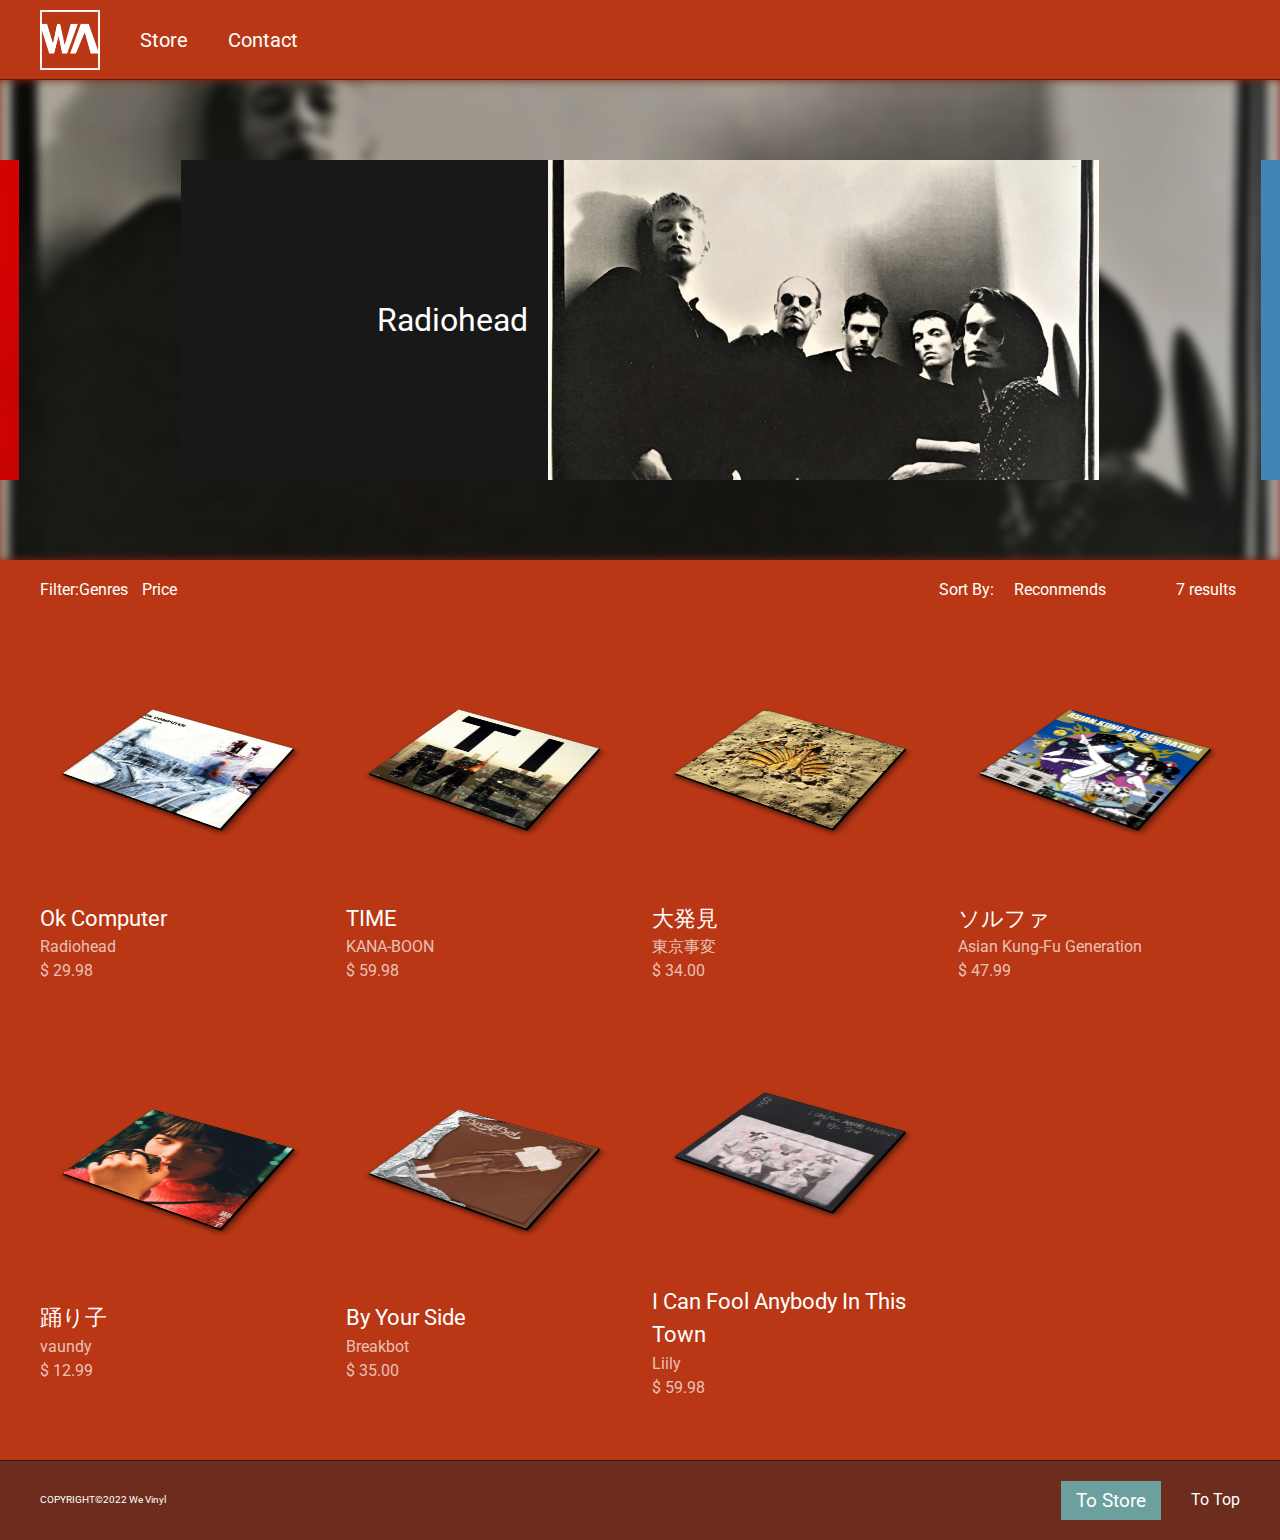
<file: store.html>
<!DOCTYPE html>
<html lang="en">

<head>
    <meta charset="UTF-8">
    <meta http-equiv="X-UA-Compatible" content="IE=edge">
    <meta name="viewport" content="width=device-width, initial-scale=1.0">
    <title>We Vinyl Store</title>
    <link rel="stylesheet" href="./css/reset.css">
    <link rel="stylesheet" href="https://cdnjs.cloudflare.com/ajax/libs/font-awesome/6.1.1/css/all.min.css"
        integrity="sha512-KfkfwYDsLkIlwQp6LFnl8zNdLGxu9YAA1QvwINks4PhcElQSvqcyVLLD9aMhXd13uQjoXtEKNosOWaZqXgel0g=="
        crossorigin="anonymous" referrerpolicy="no-referrer" />
    <link rel="preconnect" href="https://fonts.googleapis.com">
    <link rel="preconnect" href="https://fonts.gstatic.com" crossorigin>
    <link
        href="https://fonts.googleapis.com/css2?family=Roboto:ital,wght@0,100;0,300;0,400;0,500;0,700;0,900;1,100;1,300;1,400;1,500;1,700;1,900&display=swap"
        rel="stylesheet">
    <link rel="stylesheet" href="./css/store.css">
    <script src="https://code.jquery.com/jquery-3.6.0.js"
        integrity="sha256-H+K7U5CnXl1h5ywQfKtSj8PCmoN9aaq30gDh27Xc0jk=" crossorigin="anonymous"></script>
</head>

<body>

    <nav>
        <div class="container nav-container max-width-limited">
            <div class="row nav-row">
                <div class="nav-col-logo">
                    <div class="nav-logo">
                        <a href="./index.html#header">
                            <img src="./img/logo.png" alt="">
                        </a>
                    </div>
                    <div class="web-nav-col-l display-n">
                        <h3 class="menu-btn-link">
                            <a href="./store.html">
                                Store
                            </a>
                        </h3>
                        <h3 class="menu-btn-link">
                            <a href="./index.html#contact">
                                Contact
                            </a>
                        </h3>
                    </div>
                </div>
                <div class="web-nav-col-r display-n">

                    <i class="fa-solid fa-bag-shopping"></i>
                    <i class="fa-regular fa-user"></i>

                </div>
                <div class="nav-col-menu">
                    <div class="nav-btn-menu-off">
                        <i class="fa-solid fa-bars"></i>
                    </div>
                    <!-- toggle動畫 -->
                    <div class="nav-btn-menu-on display-n">
                        <i class="fa-solid fa-xmark"></i>
                        <div class="menusection">
                            <div class="menu-container container">
                                <div class="menu-row">
                                    <div class="menu-col">

                                        <div class="menu-btn-shop">
                                            <i class="fa-solid fa-bag-shopping"></i>
                                            <i class="fa-regular fa-user"></i>
                                        </div>
                                        <h3 class="menu-btn-link">
                                            <a href="./store.html">
                                                Store
                                            </a>
                                        </h3>
                                        <h3 class="menu-btn-link">
                                            <a href="./index.html#contact">Contact</a>
                                        </h3>

                                    </div>
                                    <div class="menu-col">

                                        <div class="menu-btn-social">
                                            <i class="fa-brands fa-instagram"></i>
                                            <i class="fa-brands fa-facebook"></i>
                                            <i class="fa-brands fa-youtube"></i>
                                        </div>

                                    </div>
                                </div>
                            </div>
                        </div>
                        <div class="close-menusection"></div>
                    </div>
                </div>
                <div class="web-landing-slider display-n">
                    <a href="#header" id="dot-page1">
                        <div class="web-landing-slider-dot"></div>
                    </a>
                    <a href="#listensection" id="dot-page2">
                        <div class="web-landing-slider-dot"></div>
                    </a>
                    <a href="#contact" id="dot-page3">
                        <div class="web-landing-slider-dot"></div>
                    </a>

                </div>

            </div>
        </div>
    </nav>

    <header id="header">
        <div class="header-container">
            <div class="click-left">
                <i class="fa-solid fa-chevron-left"></i>
            </div>
            <div class="click-right">
                <i class="fa-solid fa-chevron-right"></i>
            </div>
            <div class="header-bg">
                <!-- <img src="./img/band0.jpeg" alt="" style="height: 100%; width: 100%;"> -->
            </div>
            <div class="bgcover bgcover-top"></div>
            <!-- <div class="bgcover bgcover-bottom"></div>
            <div class="bgcover bgcover-left"></div>
            <div class="bgcover bgcover-right"></div> -->
            <div class="header-wrap">
                <div class="header-train train1">
                    <div class="artist-slider slider3" id="slider3">
                        <div class="artist-card card-3">
                            <div class="artist-name">
                                <h3>Asian Kung-Fu Generation</h3>
                            </div>
                            <div class="artist-pic artist-pic3"></div>
                        </div>
                    </div>
                    <div class="artist-slider" id="slider4">
                        <div class="artist-card card-4">
                            <div class="artist-name">
                                <h3>vaundy</h3>
                            </div>
                            <div class="artist-pic artist-pic4"></div>
                        </div>
                    </div>
                    <div class="artist-slider" id="slider0">
                        <div class="artist-card card-0">
                            <div class="artist-name">
                                <h3>Radiohead</h3>
                            </div>
                            <div class="artist-pic artist-pic0"></div>
                        </div>
                    </div>
                    <div class="artist-slider" id="slider1">
                        <div class="artist-card card-1">
                            <div class="artist-name">
                                <h3>KANA-BOON</h3>
                            </div>
                            <div class="artist-pic artist-pic1"></div>
                        </div>
                    </div>
                    <div class="artist-slider" id="slider2">
                        <div class="artist-card card-2">
                            <div class="artist-name">
                                <h3>東京事変</h3>
                            </div>
                            <div class="artist-pic artist-pic2"></div>
                        </div>
                    </div>
                    <div class="artist-slider" id="slider3">
                        <div class="artist-card card-3">
                            <div class="artist-name">
                                <h3>Asian Kung-Fu Generation</h3>
                            </div>
                            <div class="artist-pic artist-pic3"></div>
                        </div>
                    </div>
                    <div class="artist-slider" id="slider4">
                        <div class="artist-card card-4">
                            <div class="artist-name">
                                <h3>vaundy</h3>
                            </div>
                            <div class="artist-pic artist-pic4"></div>
                        </div>
                    </div>
                    <div class="artist-slider" id="slider0">
                        <div class="artist-card card-0">
                            <div class="artist-name">
                                <h3>Radiohead</h3>
                            </div>
                            <div class="artist-pic artist-pic0"></div>
                        </div>
                    </div>
                    <div class="artist-slider" id="slider1">
                        <div class="artist-card card-1">
                            <div class="artist-name">
                                <h3>KANA-BOON</h3>
                            </div>
                            <div class="artist-pic artist-pic1"></div>
                        </div>
                    </div>
                </div>
                <!-- <div class="header-train train2">
                    <div class="artist-slider" id="slider0">
                        <div class="artist-card card-0">
                            <div class="artist-name">
                                <h3>Radiohead</h3>
                            </div>
                            <div class="artist-pic artist-pic0"></div>
                        </div>
                    </div>
                    <div class="artist-slider" id="slider1">
                        <div class="artist-card card-1">
                            <div class="artist-name">
                                <h3>KANA-BOON</h3>
                            </div>
                            <div class="artist-pic artist-pic1"></div>
                        </div>
                    </div>
                    <div class="artist-slider" id="slider2">
                        <div class="artist-card card-2">
                            <div class="artist-name">
                                <h3>東京事変</h3>
                            </div>
                            <div class="artist-pic artist-pic2"></div>
                        </div>
                    </div>
                    <div class="artist-slider" id="slider3">
                        <div class="artist-card card-3">
                            <div class="artist-name">
                                <h3>Asian Kung-Fu Generation</h3>
                            </div>
                            <div class="artist-pic artist-pic3"></div>
                        </div>
                    </div>
                    <div class="artist-slider" id="slider4">
                        <div class="artist-card card-4">
                            <div class="artist-name">
                                <h3>vaundy</h3>
                            </div>
                            <div class="artist-pic artist-pic4"></div>
                        </div>
                    </div>
                </div> -->
            </div>
        </div>
    </header>

    <main>
        <div class="shop-container container">
            <div class="shop-filter">
                <div class="shop-row row">
                    <div class="shop-col-l">
                        <div class="shop-btn">
                            <p>Genres</p>
                            <i class="fa-solid fa-angle-down"></i>
                        </div>
                        <div class="shop-btn">
                            <p>Price</p>
                            <i class="fa-solid fa-angle-down"></i>
                        </div>
                        <div class="shop-btn">
                            <p>Reconmends</p>
                            <i class="fa-solid fa-angle-down"></i>
                        </div>
                    </div>
                    <div class="shop-col-r">
                        <div class="shop-btn">
                            <p class="display-n">Reconmends</p>
                            <i class="fa-solid fa-angle-down display-n"></i>
                        </div>
                        <div class="shop-btn">
                            <p>7 results</p>
                            <i class="fa-solid fa-angle-down"></i>
                        </div>
                    </div>
                </div>
            </div>
            <div class="shop-items">
                <div class="shop-item-row row">
                    <div class="shop-item-col">

                        <div class="shop-item-card">
                            <div class="shop-item-bg">
                                <div class="shop-item-pic">
                                    <div class="shop-vinyl-disc-move">
                                        <div class="vinyl-disc">
                                        </div>
                                        <div class="vinyl-mask shop-mask-0"></div>
                                    </div>
                                    <div class="vinyl-cover shop-cover-0"></div>
                                </div>
                            </div>
                            <div class="shop-item-info">
                                <h4>Ok Computer</h4>
                                <p>Radiohead</p>
                                <p>29.98</p>
                            </div>
                        </div>

                    </div>
                    <div class="shop-item-col">
                        <a href="./lightbox.html" target="_blank">
                            <div class="shop-item-card">
                                <div class="shop-item-bg">
                                    <div class="shop-item-pic">
                                        <div class="shop-vinyl-disc-move">
                                            <div class="vinyl-disc">
                                            </div>
                                            <div class="vinyl-mask shop-mask-1"></div>
                                        </div>
                                        <div class="vinyl-cover shop-cover-1"></div>
                                    </div>
                                </div>
                                <div class="shop-item-info">
                                    <h4>TIME</h4>
                                    <p>KANA-BOON</p>
                                    <p>59.98</p>
                                </div>
                            </div>
                        </a>
                    </div>
                    <div class="shop-item-col">
                        <div class="shop-item-card">
                            <div class="shop-item-bg">
                                <div class="shop-item-pic">
                                    <div class="shop-vinyl-disc-move">
                                        <div class="vinyl-disc">
                                        </div>
                                        <div class="vinyl-mask shop-mask-2"></div>
                                    </div>
                                    <div class="vinyl-cover shop-cover-2"></div>
                                </div>
                            </div>
                            <div class="shop-item-info">
                                <h4>大発見</h4>
                                <p>東京事変</p>
                                <p>34.00</p>
                            </div>
                        </div>
                    </div>
                    <div class="shop-item-col">
                        <div class="shop-item-card">
                            <div class="shop-item-bg">
                                <div class="shop-item-pic">
                                    <div class="shop-vinyl-disc-move">
                                        <div class="vinyl-disc">
                                        </div>
                                        <div class="vinyl-mask shop-mask-3"></div>
                                    </div>
                                    <div class="vinyl-cover shop-cover-3"></div>
                                </div>
                            </div>
                            <div class="shop-item-info">
                                <h4>ソルファ</h4>
                                <p>Asian Kung-Fu Generation</p>
                                <p>47.99</p>
                            </div>
                        </div>
                    </div>
                    <div class="shop-item-col">
                        <div class="shop-item-card">
                            <div class="shop-item-bg">
                                <div class="shop-item-pic">
                                    <div class="shop-vinyl-disc-move">
                                        <div class="vinyl-disc">
                                        </div>
                                        <div class="vinyl-mask shop-mask-4"></div>
                                    </div>
                                    <div class="vinyl-cover shop-cover-4"></div>
                                </div>
                            </div>
                            <div class="shop-item-info">
                                <h4>踊り子</h4>
                                <p>vaundy</p>
                                <p>12.99</p>
                            </div>
                        </div>
                    </div>
                    <div class="shop-item-col">
                        <div class="shop-item-card">
                            <div class="shop-item-bg">
                                <div class="shop-item-pic">
                                    <div class="shop-vinyl-disc-move">
                                        <div class="vinyl-disc">
                                        </div>
                                        <div class="vinyl-mask shop-mask-5"></div>
                                    </div>
                                    <div class="vinyl-cover shop-cover-5"></div>
                                </div>
                            </div>
                            <div class="shop-item-info">
                                <h4>By Your Side</h4>
                                <p>Breakbot</p>
                                <p>35.00</p>
                            </div>
                        </div>
                    </div>
                    <div class="shop-item-col">
                        <div class="shop-item-card">
                            <div class="shop-item-bg">
                                <div class="shop-item-pic">
                                    <div class="shop-vinyl-disc-move">
                                        <div class="vinyl-disc">
                                        </div>
                                        <div class="vinyl-mask shop-mask-6"></div>
                                    </div>
                                    <div class="vinyl-cover shop-cover-6"></div>
                                </div>
                            </div>
                            <div class="shop-item-info">
                                <h4>I Can Fool Anybody In This Town</h4>
                                <p>Liily</p>
                                <p>59.98</p>
                            </div>
                        </div>
                    </div>

                </div>
            </div>
        </div>

    </main>

    <footer>
        <div class="footer-container container">
            <div class="footer-row row">
                <div class="footer-col-l">
                    <div class="footer-social-icon">
                        <i class="fa-brands fa-instagram"></i>
                        <i class="fa-brands fa-facebook"></i>
                        <i class="fa-brands fa-youtube"></i>
                    </div>
                    <p>
                        COPYRIGHT©2022 We Vinyl
                    </p>
                </div>
                <div class="footer-col-r">
                    <h5>
                        <a href="./store.html">
                            To Store
                        </a>
                    </h5>
                    <div class="to-top">
                        <a href="./store.html#header">
                            <i class="fa-solid fa-angle-up"></i>
                            <p>To Top</p>
                        </a>
                    </div>
                </div>
            </div>
        </div>
    </footer>


    <!-- JQ--------------------------------------------- -->
    <script src="https://code.jquery.com/jquery-3.6.0.js"
        integrity="sha256-H+K7U5CnXl1h5ywQfKtSj8PCmoN9aaq30gDh27Xc0jk=" crossorigin="anonymous"></script>

    <script>
        // nav手機版
        $('.menusection').css('transition', '1s');
        $('.menusection').css('transform', 'translateX(100%)');
        $('.nav-btn-menu-off').removeClass('display-n');
        $('.nav-btn-menu-on').addClass('display-n');

        $('.nav-btn-menu-off').click(function () {
            $(this).addClass('display-n');
            $('.nav-btn-menu-on').removeClass('display-n');
            $('.menusection').css('transition', '1s');
            $('.menusection').css('transform', 'translateX(0%)');
        });
        $('.nav-btn-menu-on').click(function () {
            $(this).addClass('display-n');
            $('.menusection').css('transition', '1s');
            $('.menusection').css('transform', 'translateX(100%)');
            $('.nav-btn-menu-off').removeClass('display-n');
        });
        $('.close-menusection').click(function () {
            $('.nav-btn-menu-on').addClass('display-n');
            $('.menusection').css('transition', '1s');
            $('.menusection').css('transform', 'translateX(100%)');
            $('.nav-btn-menu-off').removeClass('display-n');
        });

        $('.nav-logo').click(function () {
            if ($('.nav-btn-menu-off').hasClass('display-n')) {
                $('.nav-btn-menu-on').addClass('display-n');
                $('.menusection').css('transition', '1s');
                $('.menusection').css('transform', 'translateX(100%)');
                $('.nav-btn-menu-off').removeClass('display-n');
            }
        })
        $(window).resize(function () {
            if ($(window).width() >= 768) {
                $('.nav-btn-menu-on').addClass('display-n');
                $('.menusection').css('transition', '1s');
                $('.menusection').css('transform', 'translateX(100%)');
                $('.nav-btn-menu-off').removeClass('display-n');
            }
        });
        // ======================================================
        // 自動輪播牆
        let page = 0;

        $('.click-right').one('click', (pageMoveright));
        $('.click-left').one('click', (pageMoveleft));

        function pageMoveright() {
            page++;
            console.log('rightbefore', page);
            pageUpdateright();
            console.log('rightafter', page);

            if (page >= 5) {
                $('.header-train').one('transitionend', function () {
                    page = 0;
                    pageUpdaterightnotrans()
                })
            }

            $('.header-train').on('transitionend', function () {
                $('.header-bg').css('transition', '.5s').css('background-image', `url(./img/band${page}.jpeg)`);
            });

            $('.header-train').one('transitionend', function () {
                $('.click-right').one('click', (pageMoveright));
            })
        };

        function pageMoveleft() {
            page--;
            console.log('leftbefore', page);
            pageUpdateleft();
            console.log('leftafter', page);

            if (page < 0) {
                $('.header-train').one('transitionend', function () {
                    page = 4;
                    pageUpdateleftnotrans();
                    console.log('leftnonafter', page);
                })
            };

            $('.header-train').on('transitionend', function () {
                $('.header-bg').css('transition', '.5s').css('background-image', `url(./img/band${page}.jpeg)`);
            });

            $('.header-train').one('transitionend', function () {
                $('.click-left').one('click', (pageMoveleft));
            });
        };

        function pageMoverightno() {
            page++;
            console.log('rightbefore', page);
            pageUpdateright();
            console.log('rightafter', page);

            if (page >= 5) {
                $('.header-train').one('transitionend', function () {
                    page = 0;
                    pageUpdaterightnotrans()
                })
            }

            $('.header-train').on('transitionend', function () {
                $('.header-bg').css('transition', '.5s').css('background-image', `url(./img/band${page}.jpeg)`);
            });
        };

        function pageUpdateright() {
            $('.header-train').css('transition', '1.5s').css('transform', `translateX(${page * -20}%)`);
        };

        function pageUpdaterightnotrans() {
            $('.header-train').css('transition', 'none').css('transform', `translateX(${page * -20}%)`);
        };

        function pageUpdateleft() {
            $('.header-train').css('transition', '1.5s').css('transform', `translateX(${(page) * -20}%)`);
        };
        function pageUpdateleftnotrans() {
            $('.header-train').css('transition', 'none').css('transform', `translateX(${page * -20}%)`);
        };

        let idintervalOne = null;

        function startInterval() {
            idintervalOne = setInterval(pageMoverightno, 5000);
        };

        startInterval();

        $('.header-container').mouseenter(function () {
            clearInterval(idintervalOne);
        });
        $('.header-container').mouseleave(function () {
            startInterval();
        });

        // 商品欄位自動填資料

    </script>



</body>

</html>
</file>
<file: css/3dcss.css>
.camera {
    perspective: 700px;
    perspective-origin: 50% 30%;
    transform: rotateZ(-20deg);
    margin: auto;
}

.cube {
    width: 28rem;
    height: 28rem;
    margin: auto;
    transform-style: preserve-3d;
    position: relative;
    transform: rotateY(0deg);
    animation: spin 10s infinite;
    animation-timing-function: linear;
}

@keyframes spin {
    from {
        transform: rotateY(0);
    }

    to {
        transform: rotateY(360deg);
    }
}

.cube:hover{
    animation-play-state: paused;
}

.box {
    width: 80px;
    height: 80px;
    position: absolute;
    top: calc(50% - 40px);
    left: calc(50% - 40px);  
}

.box img{
    width: 100%;
    height: 100%;
    object-fit: cover;
}

.box1 {
    background-color: rgba(0, 255, 255, 1);
    transform: rotateY(0deg) translateZ(153px);
}

.box2 {
    background-color: rgba(10, 255, 255, 1);
    transform: rotateY(-30deg) translateZ(153px);
}

.box3 {
    background-color: rgba(20, 255, 255, 1);
    transform: rotateY(-60deg) translateZ(153px);
}

.box4 {
    background-color: rgba(30, 255, 255, 1);
    transform: rotateY(-90deg) translateZ(153px);
}

.box5 {
    background-color: rgba(30, 255, 255, 1);
    transform: rotateY(-120deg) translateZ(153px);
}

.box6 {
    background-color: rgba(40, 255, 255, 1);
    transform: rotateY(-150deg) translateZ(153px);
}

.box7 {
    background-color: rgba(50, 255, 255, 1);
    transform: rotateY(-180deg) translateZ(153px);
}

.box8 {
    background-color: rgba(50, 255, 255, 1);
    transform: rotateY(-210deg) translateZ(153px);
}

.box9 {
    background-color: rgba(60, 255, 255, 1);
    transform: rotateY(-240deg) translateZ(153px);
}

.box10 {
    background-color: rgba(70, 255, 255, 1);
    transform: rotateY(-270deg) translateZ(153px);
}

.box11 {
    background-color: rgba(80, 255, 255, 1);
    transform: rotateY(-300deg) translateZ(153px);
}

.box12 {
    background-color: rgba(90, 255, 255, 1);
    transform: rotateY(-330deg) translateZ(153px);
}

@media screen and (min-width: 768px) {
    .cube {
        width: 30rem;
        height: 30rem;
        margin: auto;
        transform-style: preserve-3d;
        position: relative;
        transform: rotateY(0deg);
        animation: spin 10s infinite;
        animation-timing-function: linear;
    }
}
</file>
<file: css/main.css>
/* 手機板 375*667 */
/* ----手機版 模組化 -------*/
html{
    font-family: 'Roboto', sans-serif;
    font-size: 12px;
    font-weight: normal;
    color: #ffffff;
    box-sizing: border-box;
    scroll-behavior: smooth;
}

body    {
    background-color: #ba3715;
}

/* *{
    outline: 1px greenyellow solid;
} */

/* 字體大小 */
a   {
    text-decoration: none;
    color: #ffffff;
}

h1{
    font-size: 4rem;
}

h2{
    font-size: 3rem;
}

h3{
    font-size: 2rem;
}

h4{
    font-size: 1.4rem;
}

h5{
    font-size: 1.2rem;
}

p{
    font-size: 1rem;
}

/* 排列顯示 */
.container  {
    padding: 0px 20px;
}

.row    {
    display: flex;
    align-items: center;
    justify-content: center;
}

.display-n{
    display: none;
}

/* 手機 */
/* NAV 手機 */
nav {
    width: 100%;
    height: 80px;
    position: fixed;
    background-color: #ba3715;
    border-bottom: 1px solid rgba(0, 0, 0, 0.5);
    z-index: 99;
}

.nav-container {
    height: 100%;
    padding: 10px 20px;
}

.nav-row{
    height: 100%;
    align-items: center;
    justify-content: space-between;
}

/* .nav-col-logo   {
    
} */

.nav-logo{
    width: 50px;
    height: 50px;
}

.nav-logo img{
    width: 100%;
    height: 100%;
}

/* .nav-col-menu  {
    
}  */

/* .nav-btn-menu-off   {
    
} */

.nav-btn-menu-off i {
    font-size: 30px;
}

.nav-btn-menu-on{
    transition: 1s;
}

.nav-btn-menu-on i{
    font-size: 40px;
}

/* 跳出選單頁面 */
.menusection{
    display: block;
    position: absolute;
    width: 80%;
    height: calc(100vh - 80px);
    top: 80px;
    left: 20%;
    background-color: rgba(188, 54, 21, 0.5);
    backdrop-filter: blur(5px) ;
    /* 給動畫用 */
    transform: translateX(100%);
    transition: 1s;
}

.close-menusection{
    display: block;
    position: absolute;
    width: 20%;
    height: calc(100vh - 80px);
    top: 80px;
    left: 0%;
    background-color: transparent;
    /* 給動畫用 */
}

.menu-container{
    height: 100%;
    padding: 40px 20px;
    
}

.menu-row{
    height: 100%;
    display: flex;
    flex-direction: column;
    align-items: center;
    justify-content: space-between;
}

.menu-col:first-child div, .menu-col:first-child h3{
    padding: 16px 0;
    text-align: center;
}

.menu-col:first-child i{
    font-size: 30px;
    padding: 0 10px;
}

.menu-col:last-child{
    width: 100%;
}

.menu-col:last-child div{
    display: flex;
    justify-content: flex-end;
    align-items: center;
}

.menu-col:last-child i{
    font-size: 25px;
    padding: 0 6px;
}

/* HEADER 手機版 */
header  {
    width: 100%;
    padding-top: 80px;
    overflow: hidden;
}

.header-container{
    position: relative;
    width: 100%;
}

/* 無限輪播動畫 */
.header-title{
    width: 100%;
    height: 34rem;
    border-top: .6rem solid white;
    border-bottom: .6rem solid white;
    display: flex;
    flex-direction: column;
    justify-content: space-evenly;
    overflow: hidden;
}

.header-train{
    display: flex;
}

.header-slogan{
    white-space: nowrap;
    font-size: 10rem;
    flex-grow: 0;
}

.header-slider1{
    animation-name: runninghorse1;
    animation-duration: 20s;
    animation-timing-function: linear;
    animation-iteration-count: infinite;
}

.header-slider2{
    animation-name: runninghorse2;
    animation-duration: 20s;
    animation-timing-function: linear;
    animation-iteration-count: infinite;
}

@keyframes runninghorse1 {
    0%{
        transform: translateX(0%);
    }

    48%{
        /* transform: translateX(-100%); */
        opacity: 1;
    }
    49%{
        transform: translateX(-100%);
        opacity: 0;
    }
    50%{
        transform: translateX(100%);
        opacity: 0;
    }
    51%{
        /* transform: translateX(100%); */
        opacity: 1;
    }

    100%{
        transform: translateX(0%);
    }
}
@keyframes runninghorse2 {
    0%{
        transform: translateX(0%);
        opacity: 0;
    }
    1%{
        /* transform: translateX(0%); */
        opacity: 1;
    }

    49%{
        transform: translateX(-100%);
    }

    99%{
        opacity: 1;
    }

    100%{
        transform: translateX(-200%);
        opacity: 0;
    }
}


/* 黑膠唱片動畫 */
.vinyl{
    position: relative;
    width: 24rem;
    height: 24rem;
}

.header-vinyl.vinyl{
    position: absolute;
    top: calc(50% - 12rem);
    left: calc(50% - 12rem);
}

header .header-vinyl-disc-move{
    position: absolute;
    width: 100%;
    height: 100%;
    transition: 1.5s;
    z-index: 1;
}

.vinyl-disc{
    position: absolute;
    width: 100%;
    height: 100%;
    background-image: url(../svg/vinyl.svg);
    background-position: center;
    background-repeat: no-repeat;
    background-size: cover;
}

.vinyl-mask{
    position: absolute;
    top: 50%;
    left: 50%;
    transform: translate(-50%, -50%);
    width: 35%;
    height: 35%;
    background: url(../img/cover1-kana.jpeg) no-repeat center / cover;
    -webkit-mask: url(../svg/vinyl-mask.svg);
    mask: url(../svg/vinyl-mask.svg) no-repeat center center / auto;
}

.vinyl-cover{
    position: absolute;
    width: 100%;
    height: 100%;
    background-image: url(../img/cover1-kana.jpeg);
    background-position: center;
    background-repeat: no-repeat;
    background-size: cover;
    z-index: 2;
    transition: .5s;
}

/* LISTEN SECTION 手機版 */
.listensection{
    width: 100%;
    position: relative;
}

.listensection-container{
    width: 100%;
}

/* .listensection-row{
    
} */

.listen-section-col{
    width: 100%;
    padding-top: 60px;
    padding-bottom: 60px;
    display: flex;
    flex-direction: column;
    align-items: center;
    justify-content: space-evenly;
}

/* 黑膠唱機 */
.listen-recorder{
    /* outline: 4px greenyellow solid; */
    width: 28rem;
    height: 28rem;
    position: relative;
    margin-bottom: 20px;
    flex-shrink: 0;
}

.recorder{
    width: 100%;
    height: 100%;
    background-image: url(../svg/vinyl-recorder.svg);
    background-size: cover;
    background-repeat: no-repeat;
    background-position: center;
}

.recorder-disc{
    position: absolute;
    width: 54%;
    height: 54%;
    top: calc(50% - 28%);
    left: calc(50% - 27%);
}

.recorder-vinyl-disc-move{
    position: absolute;
    width: 100%;
    height: 100%;
    animation-name: none;
    animation-duration: 3.5s;
    animation-iteration-count: infinite;
    animation-timing-function: linear;
    animation-delay: 1.5s;
}

@keyframes spinning {
    0%{
        transform: rotate(0deg);
    }    
    100%{
        transform: rotate(360deg);
    }    
}

.recorder-vinyl-disc-move .vinyl-mask{
    background-image: url(../img/cover4.jpeg);
}

.recorder-arm  {
    /* outline: 1px greenyellow solid; */
    position: absolute;
    top: 19%;
    right: 19%;
    width: 25%;
    height: 50%;
    background-image: url(../svg/arm.svg);
    background-size: cover;
    background-repeat: no-repeat;
    background-position: center;
    transform-origin: 85% 8%;
    transform: rotate(-15deg);
    transition: 1s;
}

/* 撥放器 */
.listen-player{
    /* outline: 4px greenyellow solid; */
    width: 100%;
    max-width: 420px;
    height: 60px;
    padding: 0 30px;
    /* position: sticky;
    top: 80px; */
}

.listen-player-row{
    height: calc(100% - 4px);
    justify-content: space-between;
}

.player-col-l{
    width: 60%;
    height: 100%;
    display: flex;
}

.player-pic-wrap{
    height: 100%;
}

.player-pic-wrap img{
    height: 100%;
}

.player-title{
    width: auto;
    height: 100%;
    margin-left: 10px;
    margin-right: 10px;
    display: flex;
    flex-direction: column;
    justify-content: center;
    align-items: flex-start;
    overflow: hidden;
}

.player-title h4, .player-title p{
    margin-top: 2px;
    margin-bottom: 2px;
    white-space: nowrap;
}

.player-col-r{
    width: 40%;
    height: 100%;
    display: flex;
    justify-content: space-between;
    align-items: center;
}

.player-play {
    display: flex;
    justify-content: center;
    align-items: center;
}

.player-play i{
    font-size: 30px;
}

.player-volume{
    display: flex;
    justify-content: center;
    align-items: center;
}

.player-volume i{
    font-size: 16px;
    margin-right: 6px;
}

.volume-line{
    width: 40px;
    height: 2px;
    background-color: #fff;
}

.player-timeline{
    width: 100%;
    height: 4px;
    background-color: rgba(255, 255, 255, 0.5);
}

.player-timeline-on{
    width: 0%;
    height: 100%;
    background-color: #fff;
    animation-name: none;
    animation-duration: unset;
    animation-timing-function: linear;
    animation-delay: 1.5s;
}

@keyframes timecode {
    0%{
        width: 0%;
    }
    
    99%{
        width: 100%;
    }
    100%{
        width: 100%;
    }
}

.listen-vinyllist{
    /* outline: 4px greenyellow solid; */
    position: absolute;
    width: 70%;
    height: 500px;
    top: 10%;
    left: 0%;
    background-color: rgba(186, 54, 21, 0.5);
    backdrop-filter: blur(5px);
    transform: translate(-100%);
    transition: .5s;
    z-index: 97;
}

.listen-vinyllist:hover{
    transform: translate(0%);
}

.list-toggle{
    position: absolute;
    top: calc(50%);
    left: 100%;
    font-size: 50px;
    padding: 10px 15px;
    background-color: rgba(186, 54, 21, 0.5);
    backdrop-filter: blur(5px);
    border-radius: 0px 10px 10px 0;
}

.list-train {
    width: 100%;
    height: 100%;
    display: flex;
    flex-direction: column;
    flex-wrap: nowrap;
    justify-content: flex-start;
    align-items: center;
    overflow: auto;
    padding-top: 20px;
    -ms-overflow-style: none;  /* IE and Edge */
    scrollbar-width: none;  /* Firefox */
}

.list-train::-webkit-scrollbar{
    display: none;
}

.list-train-vinyl{
    width: 14rem;
    height: 14rem;
    margin-bottom: 20px;
    flex-shrink: 0;
}

.list-train-vinyl-disc-move{
    position: absolute;
    width: 100%;
    height: 100%;
    transition: 1.5s;
    z-index: 1;
}

.list-cover0{
    background-image: url(../img/cover0.jpeg);
}
.list-mask0{
    background-image: url(../img/cover0.jpeg);
}

.list-cover1{
    background-image: url(../img/cover1.jpeg);
}
.list-mask1{
    background-image: url(../img/cover1.jpeg);
}

.list-cover2{
    background-image: url(../img/cover2.jpeg);
}
.list-mask2{
    background-image: url(../img/cover2.jpeg);
}

.list-cover3{
    background-image: url(../img/cover3.jpeg);
}
.list-mask3{
    background-image: url(../img/cover3.jpeg);
}

.list-cover4{
    background-image: url(../img/cover4.jpeg);
}
.list-mask4{
    background-image: url(../img/cover4.jpeg);
}

.list-cover5{
    background-image: url(../img/cover5.jpeg);
}
.list-mask5{
    background-image: url(../img/cover5.jpeg);
}


/* CONTACT SECTION 手機版 */
/* .contactsection{
    
} */

/* .contactsection-container{
    
} */

.contactsection-row{
    position: relative;
}

.info-lightbox{
    position: absolute;
    top: 0%;
    left: 0%;
    outline: 1px solid greenyellow;
    width: 100%;
    height: 100%;
    background-color: rgba(128, 128, 128, 0.5);
    transform: scale(0);
    transition: 1s;
    transform-origin: center center;
}

.info-lightbox-container{
    padding: 40px;
    display: flex;
}

.info-lightbox-col-l{
    width: 50%;
}

.info-lightbox-col-r{
    width: 50%;
}

.threedcol{
    width: 100%;
    overflow: hidden;
    transform: scale(1);
    display: flex;
    justify-content: center;
    align-items: center;
}
/* go 3d css */

.info   {
    width: 100%;
    margin-bottom: 60px;
    display: flex;
    flex-direction: column;
    justify-content: center;
    align-items: center;
}

.info h5{
    line-height: 2;
}

/* FOOTER 手機版*/
footer{
    width: 100%;
    height: 80px;
    background-color: rgba(31, 35, 39, 0.5);
    border-top: 1px solid rgba(0, 0, 0, 0.5);
}

.footer-container {
    height: 100%;
}

.footer-row{
    height: 100%;
    justify-content: space-between;
}

.footer-col-l{
    line-height: 2;
    text-align: center;
}

.footer-social-icon i{
    font-size: 16px;
    margin: 0 6px;
}

.footer-col-r{
    display: flex;
    justify-content: center;
    align-items: center;
}

.footer-col-r h5{
    padding: 10px 15px;
    background-color: #6ba09e;
    margin-right: 10px;
}

.to-top{
    text-align: center; 
}

.to-top i{
    font-size: 20px;
}


/* ----------------------------------------------------------------------------------------- */
/* 電腦版 >= 768px */
@media screen and (min-width: 768px) {
    /* ----電腦版 模組化 -------*/
    html{
        font-family: 'Roboto', sans-serif;
        font-size: 16px;
        font-weight: normal;
        color: #ffffff;
        box-sizing: border-box;
        scroll-behavior: smooth;
    }

    body    {
        background-color: #ba3715;
        -ms-overflow-style: none;  /* IE and Edge */
        scrollbar-width: none;  /* Firefox */
    }

    body::-webkit-scrollbar{
        display: none;
    }

    /* *{
        outline: 1px greenyellow solid;
    } */

    /* 字體大小 */
    a   {
        text-decoration: none;
        color: #ffffff;
    }

    h1{
        font-size: 4rem;
    }

    h2{
        font-size: 3rem;
    }

    h3{
        font-size: 2rem;
    }

    h4{
        font-size: 1.4rem;
    }

    h5{
        font-size: 1.2rem;
    }

    p{
        font-size: 1rem;
    }

    /* 排列顯示 */
    .max-width-limited{
        max-width: 1360px;
        margin: auto;
    }

    .container  {
        padding: 0px 40px;
    }

    .display-n{
        display: none;
    }
/* 電腦版一頁=============================== */
    /* body{
        height: 100vh;
        overflow: hidden;
    } */

    /* .web-wrap{
        width: 100%;
        height: 300%;
        transition: .5s;
    } */

    /* NAV web------------------------------------------------------------- */
    nav{
        background-color: #ba3715;
        background-color: transparent;
        transition: .5s;
    }

    .nav-container {
        /* height: 100%; */
        padding: 10px 40px;
        position: relative;
    }

    .nav-col-logo   {
        display: flex;
        justify-content: center;
        align-items: center;
    }

    .nav-logo{
        width: 60px;
        height: 60px;
        margin-right: 20px;
    }

    .nav-col-menu  {
        display: none;
    }

    .web-nav-col-l, .web-nav-col-r{
        display: flex;
    }

    .web-nav-col-l h3{
        margin: 0 20px;
        font-size: 20px;
    }

    .web-nav-col-r i {
        font-size: 30px;
        margin-left: 20px;
    }

    /* 跳出選單頁面 */
    .menusection{
        display: none;
    }

    .close-menusection{
        display: none;
    }

    /* WEB LANDING PAGE SILDER */
    .web-landing-slider{
        /* outline: 1px greenyellow solid; */
        position: absolute;
        width: 60px;
        height: calc(100vh - 80px);
        top: 80px;
        right: 0px;
        display: flex;
        flex-direction: column;
        justify-content: center;
        align-items: center;
    }

    .web-landing-slider a{
        display: flex;
        width: 100%;
        justify-content: center;
        align-items: center;
    }

    .web-landing-slider a:hover .web-landing-slider-dot{
        transform: scale(2);
    }

    .web-landing-slider-dot{
        width: 6px;
        height: 6px;
        border-radius: 50%;
        background-color: rgba(255, 255, 255, 0.5);
        margin: 20px 0;
        transition: .5s;
    }

    .web-landing-slider-dot.dot-on{
        transform: scale(1.5);
        background-color: #fff;
    }

    /* .web-landing-slider-dot:first-child{
        transform: scale(1.5);
        background-color: #fff;
    } */

    /* HEADER 電腦版 ----------------------------------------------------------*/
    header  {
        width: 100%;
        height: 100vh;
        padding-top: 0px;
        background-image: url(../img/band1-kana.jpg);
        background-position: center;
        background-repeat: no-repeat;
        background-size: cover;
        /* transition: 1s; */
        position: relative;
        overflow: hidden;
    }

    header::before{
        content: '';
        display: block;
        position: absolute;
        top: 0%;
        left: 0%;
        width: 100%;
        height: 100%;
        backdrop-filter: blur(15px) grayscale(1) brightness(60%);
    }
    .bgcover{
        display: block;
        position: absolute;
        top: 0%;
        left: 0%;
        width: 100%;
        height: 100%;
    }
    .bgcover-bt{
        background: linear-gradient(90deg, rgba(31, 35, 39, 1), rgba(0, 0, 0, 0) 10%);
        background: -moz-linear-gradient(90deg, rgba(31, 35, 39, 1), rgba(0, 0, 0, 0) 10%);
        background: -webkit-linear-gradient(90deg, rgba(31, 35, 39, 1), rgba(0, 0, 0, 0) 10%);
        background: -o-linear-gradient(90deg, rgba(31, 35, 39, 1), rgba(0, 0, 0, 0) 10%);
    }
    .bgcover-top{
        background: linear-gradient(-90deg, rgba(31, 35, 39, 1), rgba(0, 0, 0, 0) 10%);
        background: -moz-linear-gradient(-90deg, rgba(31, 35, 39, 1), rgba(0, 0, 0, 0) 10%);
        background: -webkit-linear-gradient(-90deg, rgba(31, 35, 39, 1), rgba(0, 0, 0, 0) 10%);
        background: -o-linear-gradient(-90deg, rgba(31, 35, 39, 1), rgba(0, 0, 0, 0) 10%);
    }
    .bgcover-left{
        background: linear-gradient(0deg, rgba(31, 35, 39, 1), rgba(0, 0, 0, 0) 10%);
        background: -moz-linear-gradient(0deg, rgba(31, 35, 39, 1), rgba(0, 0, 0, 0) 10%);
        background: -webkit-linear-gradient(0deg, rgba(31, 35, 39, 1), rgba(0, 0, 0, 0) 10%);
        background: -o-linear-gradient(0deg, rgba(31, 35, 39, 1), rgba(0, 0, 0, 0) 10%);
    }
    .bgcover-right{
        background: linear-gradient(180deg, rgba(31, 35, 39, 1), rgba(0, 0, 0, 0) 10%);
        background: -moz-linear-gradient(180deg, rgba(31, 35, 39, 1), rgba(0, 0, 0, 0) 10%);
        background: -webkit-linear-gradient(180deg, rgba(31, 35, 39, 1), rgba(0, 0, 0, 0) 10%);
        background: -o-linear-gradient(180deg, rgba(31, 35, 39, 1), rgba(0, 0, 0, 0) 10%);
    }
    /* .svgbg{
        position: absolute;
        top: 0%;
        left: 0%;
        width: 100%;
        height: 100%;
        background-color: black;
    }
    .svgbg svg{
        width: 100%;
        height: 100%;
    } */

    .header-container{
        position: relative;
        width: 100%;
        height: 100%;
        padding: 120px 40px 40px 40px;
        /* backdrop-filter: blur(15px) grayscale(1) brightness(60%); */
        /* transform: scale(2); */
        /* margin-top: -30px; */
    }

    .web-header-row{
        max-width: 1280px;
        margin: auto;
        width: 100%;
        height: 100%;
        display: flex;
        justify-content: flex-start;
        align-items: center;
    }

    .web-header-col-l{
        /* outline: 1px greenyellow solid; */
        width: 60%;
        height: 100%;
        display: flex;
        flex-direction: column;
        justify-content: center;
        align-items: flex-start;
    }

    .web-header-artist{
        display: flex;
        align-items: center;
        width: 100%;
        padding: 40px 0;
    }

    .web-artist-pic{
        /* outline: 1px solid greenyellow; */
        width: 5rem;
        height: 5rem;
        margin-right: 16px;
        background-image: url(../img/band1-kana.jpg);
        background-position: center;
        background-repeat: no-repeat;
        background-size: cover;
    }

    .web-artist-name{
        line-height: 1.2;
    }

    .web-artist-name h4{
        color: rgba(255, 255, 255, 0.7);
    }

    .web-header-col-r{
        /* outline: 1px solid greenyellow; */
        width: 40%;
        height: 100%;
        display: flex;
        flex-direction: column;
        justify-content: center;
        align-items: flex-start;
        padding-bottom: 4rem;
        position: relative;
    }

    .h2border{
        border: 4px solid white;
        display: flex;
        justify-content: center;
        align-items: center;
        margin-bottom: 64px;
        padding: 10px 5px;
    }

    .web-header-col-r h2{
        font-size: 3.5rem;
    }
    .web-header-col-r h3{
        line-height: 1.5;
    }

    .web-header-col-r-swipe-down{
        position: absolute;
        right: 0;
        bottom: 0;
        text-align: center;
        color: rgba(255, 255, 255, 0.5);
    }

    .web-header-col-r-swipe-down:hover a{
        color: #fff;
    }

    .web-header-col-r-swipe-down a{
        color: rgba(255, 255, 255, 0.5);
        transition: .5s;
    }

    .web-header-col-r-swipe-down i{
        font-size: 80px;
    }

    /* 無限輪播動畫 */
    .header-title{
        display: none;
    }

    /* 黑膠唱片動畫 */
    .vinyl{
        position: relative;
        width: 24rem;
        height: 24rem;
    }

    .header-vinyl.vinyl{
        display: none;
    }

    .web-header-vinyl{
        flex-shrink: 0;
    }

    header .header-vinyl-disc-move{
        /* position: absolute;
        width: 100%;
        height: 100%; */
        /* transform: translateX(50vw) rotate(360deg); */
        transition: 1.5s;
        z-index: 1;
    }

    /* .vinyl-disc{
        position: absolute;
        width: 100%;
        height: 100%;
        background-image: url(../svg/vinyl.svg);
        background-position: center;
        background-repeat: no-repeat;
        background-size: cover;
    }

    .vinyl-mask{
        position: absolute;
        top: 50%;
        left: 50%;
        transform: translate(-50%, -50%);
        width: 35%;
        height: 35%;
        background: url(../img/cover1-kana.jpeg) no-repeat center / cover;
        -webkit-mask: url(../svg/vinyl-mask.svg);
        mask: url(../svg/vinyl-mask.svg) no-repeat center center / auto;
    } */

    .vinyl-cover{
        /* position: absolute;
        width: 100%;
        height: 100%;
        background-image: url(../img/cover1-kana.jpeg);
        background-position: center;
        background-repeat: no-repeat;
        background-size: cover; */
        z-index: 2;
    }

    
    /* LISTEN SECTION 電腦版 ---------------------------------------------------------------*/
    .listensection{
        width: 100%;
        height: 100vh;
    }

    .listensection-container{
        width: 100%;
        height: 100%;
        padding: 120px 40px 40px 40px;
        position: relative;
        margin: auto;
        max-width: 1360px;
    }

    .listensection-row{
        height: 100%;
        display: flex;
        justify-content: flex-start;
        align-items: center;
    }

    .listen-section-col{
        /* outline: 1px solid greenyellow; */
        width: 60%;
        height: 100%;
        padding-top: 0px;
        padding-bottom: 0px;
        display: flex;
        flex-direction: column;
        align-items: center;
        justify-content: center;
    }

    /* 黑膠唱機 */
    .listen-recorder{
        width: 30rem;
        height: 30rem;
        position: relative;
        margin-bottom: 20px;
    }

    .listen-vinyllist{
        /* outline: 1px greenyellow solid; */
        position: static;
        width: 40%;
        height: 100%;
        background-color: transparent;
        backdrop-filter: blur(0px);
        transform: translate(0%);
        transition: none;
        z-index: 0;
    }

    .listen-vinyllist:hover{
        transform: translate(0%);
    }

    .list-toggle{
        display: none;
    }

    .list-train {
        width: 100%;
        height: 100%;
        display: flex;
        flex-direction: row;
        flex-wrap: wrap;
        justify-content: center;
        align-items: center;
        align-content: center;
        overflow: auto;
        -ms-overflow-style: none;  /* IE and Edge */
        scrollbar-width: none;  /* Firefox */
        padding-top: 0px;
    }

    .list-train::-webkit-scrollbar{
        display: none;
    }

    .list-train-vinyl{
        width: 10rem;
        height: 10rem;
        margin-bottom: 0px;
        margin: 20px;
        flex-shrink: 0;
    }


    /* CONTACT SECTION 電腦版-------------------------------------------------------------- */
    .contactsection{ 
        width: 100%;
        height: calc(100vh - 80px);
    }

    .contactsection-container{
        height: 100%;
        padding: 120px 40px 40px 40px;
        margin: auto;
        max-width: 1360px;
    }

    .contactsection-row{
        display: flex;
        flex-direction: column;
        height: 100%;
        overflow: hidden;
    }
    
    .threedcol{
        width: 100%;
        flex-grow: 1;
        overflow: hidden;
        transform: scale(1.5);
    }
    /* go 3d css */
    
    .info   {
        width: 40%;
        margin-bottom: 0px;
        display: flex;
        flex-direction: column;
        justify-content: flex-end;
        align-items: flex-start;
        margin-left: 60%;
    }
    
    .info h5{
        line-height: 2;
        font-size: 1rem;
    }

    /* FOOTER 電腦版 */
    .footer-container {
        height: 100%;
        width: 100%;
        padding: 0 40px;
        margin: auto;
        max-width: 1360px;
    }

    .footer-col-l{
        line-height: 2;
        text-align: center;
        display: flex;
        flex-direction: row-reverse;
        justify-content: flex-start;
        align-items: center;
    }

    .footer-col-l p{
        font-size: 10px;
        margin-right: 20px;
    }

    .footer-col-r h5{
        margin-right: 30px;
    }
}
</file>
<file: css/store.css>
/* 手機板 375*667 */
/* ----手機版 模組化 -------*/
html{
    font-family: 'Roboto', sans-serif;
    font-size: 12px;
    font-weight: normal;
    color: #ffffff;
    box-sizing: border-box;
    scroll-behavior: smooth;
}

body    {
    background-color: #ba3715;
}

/* *{
    outline: 1px greenyellow solid;
} */

/* 字體大小 */
a   {
    text-decoration: none;
    color: #ffffff;
}

h1{
    font-size: 4rem;
}

h2{
    font-size: 3rem;
}

h3{
    font-size: 2rem;
}

h4{
    font-size: 1.4rem;
}

h5{
    font-size: 1.2rem;
}

p{
    font-size: 1rem;
}

/* 排列顯示 */
.container  {
    padding: 0px 20px;
}

.row    {
    display: flex;
    align-items: center;
    justify-content: center;
}

.display-n{
    display: none;
}

/* 手機 */
/* NAV 手機 */
nav {
    width: 100%;
    height: 80px;
    position: fixed;
    background-color: #ba3715;
    border-bottom: 1px solid rgba(0, 0, 0, 0.5);
    z-index: 99;
}

.nav-container {
    height: 100%;
    padding: 10px 20px;
}

.nav-row{
    height: 100%;
    align-items: center;
    justify-content: space-between;
}

/* .nav-col-logo   {
    
} */

.nav-logo{
    width: 50px;
    height: 50px;
}

.nav-logo img{
    width: 100%;
    height: 100%;
}

/* .nav-col-menu  {
    
}  */

/* .nav-btn-menu-off   {
    
} */

.nav-btn-menu-off i {
    font-size: 30px;
}

/* .nav-btn-menu-on{

} */

.nav-btn-menu-on i{
    font-size: 40px;
}

/* 跳出選單頁面 */
.menusection{
    display: block;
    position: absolute;
    width: 80%;
    height: calc(100vh - 80px);
    top: 80px;
    left: 20%;
    background-color: rgba(188, 54, 21, 0.5);
    backdrop-filter: blur(5px) ;
    /* 給動畫用 */
    transform: translateX(100%);
    transition: 1s;
}

.close-menusection{
    display: block;
    position: absolute;
    width: 20%;
    height: calc(100vh - 80px);
    top: 80px;
    left: 0%;
    background-color: transparent;
    /* 給動畫用 */
}

.menu-container{
    height: 100%;
    padding: 40px 20px;
    
}

.menu-row{
    height: 100%;
    display: flex;
    flex-direction: column;
    align-items: center;
    justify-content: space-between;
}

.menu-col:first-child div, .menu-col:first-child h3{
    padding: 16px 0;
    text-align: center;
}

.menu-col:first-child i{
    font-size: 30px;
    padding: 0 10px;
}

.menu-col:last-child{
    width: 100%;
}

.menu-col:last-child div{
    display: flex;
    justify-content: flex-end;
    align-items: center;
}

.menu-col:last-child i{
    font-size: 25px;
    padding: 0 6px;
}

/* HEADER 手機版 */
header  {
    width: 100%;
    padding-top: 80px;
}

.header-container{
    position: relative;
    width: 100%;
}

/* 無限輪播動畫 */
.header-bg{
    width: 100%;
    height: 30rem;
    display: flex;
    align-items: center;
    justify-content: center;
    background-image: url(../img/band0.jpeg);
    background-position: center;
    background-repeat: no-repeat;
    background-size: cover;
    filter: blur(5px);
    position: absolute;
    z-index: -1;
}
.bgcover{
    display: block;
    position: absolute;
    z-index: -1;
    top: 0%;
    left: 0%;
    width: 100%;
    height: 100%;
    background-color: rgba(0, 0, 0, 0.3);
}
/* .bgcover-bt{
    background: linear-gradient(90deg, rgb(186, 54, 21), rgba(186, 54, 21, 0)1%);
    background: -moz-linear-gradient(90deg,  rgb(186, 54, 21), rgba(186, 54, 21, 0)1%);
    background: -webkit-linear-gradient(90deg,  rgb(186, 54, 21), rgba(186, 54, 21, 0)1%);
    background: -o-linear-gradient(90deg,  rgb(186, 54, 21), rgba(186, 54, 21, 0)1%);
}
.bgcover-top{
    background: linear-gradient(-90deg,  rgb(186, 54, 21,0), rgba(186, 54, 21, 0)1%);
    background: -moz-linear-gradient(-90deg,  rgb(186, 54, 21,0), rgba(186, 54, 21, 0)1%);
    background: -webkit-linear-gradient(-90deg,  rgb(186, 54, 21,0), rgba(186, 54, 21, 0)1%);
    background: -o-linear-gradient(-90deg,  rgb(186, 54, 21,0), rgba(186, 54, 21, 0)1%);
}
.bgcover-left{
    background: linear-gradient(0deg,  rgb(186, 54, 21), rgba(186, 54, 21, 0)1%);
    background: -moz-linear-gradient(0deg,  rgb(186, 54, 21), rgba(186, 54, 21, 0)1%);
    background: -webkit-linear-gradient(0deg,  rgb(186, 54, 21), rgba(186, 54, 21, 0)1%);
    background: -o-linear-gradient(0deg,  rgb(186, 54, 21), rgba(186, 54, 21, 0)1%);
}
.bgcover-right{
    background: linear-gradient(180deg,  rgb(186, 54, 21), rgba(186, 54, 21, 0)1%);
    background: -moz-linear-gradient(180deg,  rgb(186, 54, 21), rgba(186, 54, 21, 0)1%);
    background: -webkit-linear-gradient(180deg,  rgb(186, 54, 21), rgba(186, 54, 21, 0)1%);
    background: -o-linear-gradient(180deg,  rgb(186, 54, 21), rgba(186, 54, 21, 0)1%);
} */

.header-wrap{
    width: 100%;
    height: 30rem;
    display: flex;
    align-items: center;
    justify-content: center;
    overflow: hidden;
}

.header-train{
    width: 500%;;
    display: flex;
    flex-wrap: nowrap;
    justify-content: flex-start;
    flex-shrink: 0;
}

.click-left, .click-right{
    background-color: transparent;
    width: 15%;
    height: 100%;
    position: absolute;
    z-index: 96;
    display: flex;
    justify-content: flex-start;
    align-items: center;
    font-size: 2rem;
}
.click-left{
    top: 0;
    left: 0;
    justify-content: flex-end;
}
.click-right{
    top: 0;
    right: 0;
}

.click-left i, .click-right i{
    margin: 0 20px;
    color: rgba(255, 255, 255, 0.5);
}

.artist-slider{
    width: 20%;
    display: flex;
    justify-content: center;
    align-items: center;
    flex-shrink: 0;
}

.artist-card{
    width: 24rem;
    height: 24rem;
    background-color: #df1624;
}

.card-0{
    background-color: rgb(24, 24, 24);
}
.card-1{
    background-color: #3f85b5;
}
.card-2{
    background-color: #69686e;
}
.card-3{
    background-color: #df1624;
}
.card-4{
    background-color: #E00405;
}


.artist-name{
    width: 80%;
    height: 40%;
    display: flex;
    align-items: center;
    margin-left: auto;
    text-align: right;
    flex-direction: row-reverse;
    padding: 10px 20px;
}

.artist-pic{
    width: 100%;
    height: 60%;
    background-image: url(../img/band3.jpeg);
    background-position: center;
    background-repeat: no-repeat;
    background-size: cover;
}

.artist-pic0{
    background-image: url(../img/band0.jpeg);
}
.artist-pic1{
    background-image: url(../img/band1.jpeg);
}
.artist-pic2{
    background-image: url(../img/band2.jpeg);
}
.artist-pic3{
    background-image: url(../img/band3.jpeg);
}
.artist-pic4{
    background-image: url(../img/band4.jpeg);
}

/* SHOP SECTION 手機版本 */
.shop-container{
    margin-bottom: 40px;
}

.shop-filter{
    width: 100%;
    height: 60px;
}

.shop-row{
    justify-content: space-between;
    align-items: center;
    height: 100%;
}

.shop-col-l, .shop-col-r{
    display: flex;
    justify-content: flex-start;
    align-items: center;
}

.shop-btn{
    display: flex;
    justify-content: center;
    align-items: center;
}

.shop-col-l .shop-btn{
    margin-right: 10px;
}
.shop-col-r .shop-btn{
    margin-left: 10px;
}
.shop-btn p{
    margin-right: 4px;
}

.shop-items{
    width: 100%;
}

.shop-item-row{
    justify-content: space-between;
    align-items: center;
    flex-wrap: wrap;
    flex-grow: 0;
}

.shop-item-col{
    width: 50%;
    flex-grow: 0;
    flex-shrink: 0;
    padding-bottom: 20px;
    display: flex;
    flex-direction: column;
    align-items: center;
    justify-content: flex-start;
}

.shop-item-card{
    /* outline: 1px greenyellow solid; */
    width: 150px;
    
}

.shop-item-bg{
    width: 150px;
    height: 150px;
    background-color: rgba(255, 255, 255, 0);
    display: flex;
    justify-content: center;
    align-items: center;
    perspective: 700px;
    perspective-origin: 30% 50%;
    transition: .5s;
}

.shop-item-pic{
    position: relative;
    width: 60%;
    height: 60%;
    background-color: #000000;
    transform-origin: center center;
    transform-style: preserve-3d;
    transform:rotateX(60deg) rotateZ(33deg);
    box-shadow: rgba(0,0,0,1) 2px 2px 1px, rgba(0, 0, 0, 0.7) 4px 4px 8px;
    transition: .5s;
}

.shop-vinyl-disc-move{
    /* outline: 1px greenyellow solid; */
    position: absolute;
    width: 100%;
    height: 100%;
    transition: 1s;
}

.vinyl-disc{
    position: absolute;
    width: 100%;
    height: 100%;
    background-image: url(../svg/vinyl.svg);
    background-position: center;
    background-repeat: no-repeat;
    background-size: cover;
}

.vinyl-mask{
    position: absolute;
    top: 50%;
    left: 50%;
    transform: translate(-50%, -50%);
    width: 35%;
    height: 35%;
    background: url(../img/cover1-kana.jpeg) no-repeat center / cover;
    -webkit-mask: url(../svg/vinyl-mask.svg);
    mask: url(../svg/vinyl-mask.svg) no-repeat center center / auto;
}

.vinyl-cover{
    position: absolute;
    width: 100%;
    height: 100%;
    background-image: url(../img/cover1-kana.jpeg);
    background-position: center;
    background-repeat: no-repeat;
    background-size: cover;
    transition: 1s;
}

.shop-mask-0{
    background: url(../img/cover0.jpeg) no-repeat center / cover;
}
.shop-cover-0{
    background: url(../img/cover0.jpeg) no-repeat center / cover;
}
.shop-mask-1{
    background: url(../img/cover1.jpeg) no-repeat center / cover;
}
.shop-cover-1{
    background: url(../img/cover1.jpeg) no-repeat center / cover;
}
.shop-mask-2{
    background: url(../img/cover2.jpeg) no-repeat center / cover;
}
.shop-cover-2{
    background: url(../img/cover2.jpeg) no-repeat center / cover;
}
.shop-mask-3{
    background: url(../img/cover3.jpeg) no-repeat center / cover;
}
.shop-cover-3{
    background: url(../img/cover3.jpeg) no-repeat center / cover;
}
.shop-mask-4{
    background: url(../img/cover4.jpeg) no-repeat center / cover;
}
.shop-cover-4{
    background: url(../img/cover4.jpeg) no-repeat center / cover;
}
.shop-mask-5{
    background: url(../img/cover5.jpeg) no-repeat center / cover;
}
.shop-cover-5{
    background: url(../img/cover5.jpeg) no-repeat center / cover;
}
.shop-mask-6{
    background: url(../img/cover6.jpeg) no-repeat center / cover;
}
.shop-cover-6{
    background: url(../img/cover6.jpeg) no-repeat center / cover;
}

/* .shop-item-info{
    
} */

.shop-item-info p{
    color: rgba(255, 255, 255, 0.7);
}

.shop-item-info p:nth-child(3)::before{
    content: '$';
    margin-right: 4px;
}

.shop-item-info h4,.shop-item-info p{
    line-height: 1.5;
}

.shop-item-card:hover .vinyl-cover{
    transform: translateX(-20px);
}
.shop-item-card:hover .shop-vinyl-disc-move{
    transform: translateX(20px);
}
.shop-item-card:hover .shop-item-pic{
    background-color: rgba(0, 0, 0, 0);
    transform: rotateX(0deg) rotateZ(0deg) scale(1.1);
    box-shadow: rgba(0,0,0,0) 2px 2px 1px, rgba(0, 0, 0, 0) 0px 2px 6px;
}
.shop-item-card:hover .shop-item-bg{
    background-color: rgba(255, 255, 255, 0.5);
}




/* FOOTER 手機版*/
footer{
    width: 100%;
    height: 80px;
    background-color: rgba(31, 35, 39, 0.5);
    border-top: 1px solid rgba(0, 0, 0, 0.5);
}

.footer-container {
    height: 100%;
}

.footer-row{
    height: 100%;
    justify-content: space-between;
}

.footer-col-l{
    line-height: 2;
    text-align: center;
}

.footer-social-icon i{
    font-size: 16px;
    margin: 0 6px;
}

.footer-col-r{
    display: flex;
    justify-content: center;
    align-items: center;
}

.footer-col-r h5{
    padding: 10px 15px;
    background-color: #6ba09e;
    margin-right: 10px;
}

.to-top{
    text-align: center; 
}

.to-top i{
    font-size: 20px;
}



/* ----------------------------------------------------------------------------------------- */
/* 電腦版 >= 768px */
@media screen and (min-width: 768px) {
    /* ----電腦版 模組化 -------*/
    html{
        font-family: 'Roboto', sans-serif;
        font-size: 16px;
        font-weight: normal;
        color: #ffffff;
        box-sizing: border-box;
        scroll-behavior: smooth;
    }

    body    {
        background-color: #ba3715;
    }

    /* *{
        outline: 1px greenyellow solid;
    } */

    /* 字體大小 */
    a   {
        text-decoration: none;
        color: #ffffff;
    }

    h1{
        font-size: 4rem;
    }

    h2{
        font-size: 3rem;
    }

    h3{
        font-size: 2rem;
    }

    h4{
        font-size: 1.4rem;
    }

    h5{
        font-size: 1.2rem;
    }

    p{
        font-size: 1rem;
    }

    /* 排列顯示 */
    .max-width-limited{
        max-width: 1360px;
        margin: auto;
    }

    .container  {
        padding: 0px 40px;
    }

    .display-n{
        display: none;
    }

    /* NAV web------------------------------------------------------------- */
    nav{
        background-color: #ba3715;
    }

    .nav-container {
        /* height: 100%; */
        padding: 10px 40px;
        position: relative;
    }

    .nav-col-logo   {
        display: flex;
        justify-content: center;
        align-items: center;
    }

    .nav-logo{
        width: 60px;
        height: 60px;
        margin-right: 20px;
    }

    .nav-col-menu  {
        display: none;
    }

    .web-nav-col-l, .web-nav-col-r{
        display: flex;
    }

    .web-nav-col-l h3{
        margin: 0 20px;
        font-size: 20px;
    }

    .web-nav-col-r i {
        font-size: 30px;
        margin-left: 20px;
    }

    /* 跳出選單頁面 */
    .menusection{
        display: none;
    }

    .close-menusection{
        display: none;
    }

    /* HEADER 電腦版------------------------------------------------------ */
    header  {
        width: 100%;
        padding-top: 80px;
    }

    .header-container{
        position: relative;
        width: 100%;
        overflow: hidden;
    }

    /* 無限輪播動畫 */
    .header-bg{
        width: 100%;
        height: 30rem;
        display: flex;
        align-items: center;
        justify-content: center;
        background-image: url(../img/band0.jpeg);
        background-position: center;
        background-repeat: no-repeat;
        background-size: cover;
        filter: blur(5px);
        position: absolute;
        z-index: -1;
    }

    .header-wrap{
        /* outline: 1px solid greenyellow; */
        width: 100%;
        height: 30rem;
        display: flex;
        align-items: center;
        justify-content: center;
        overflow: visible;
        max-width: 1280px;
        margin: auto;
        padding: 0 100px;
        position: relative;
    }

    .header-train{
        width: 500%;
        display: flex;
        flex-wrap: nowrap;
        justify-content: flex-start;
        flex-shrink: 0;
        transform: translateX(0%);
    }

    .click-left, .click-right{
        background-color: transparent;
        width: 15%;
        height: 100%;
        position: absolute;
        z-index: 96;
        display: flex;
        justify-content: flex-start;
        align-items: center;
        font-size: 4rem;
    }
    .click-left{
        top: 0;
        left: 0;
        justify-content: flex-end;
    }
    .click-right{
        top: 0;
        right: 0;
    }

    .click-left i, .click-right i{
        margin: 0 20px;
        color: rgba(255, 255, 255, 0.5);
    }


    .artist-slider{
        width: 20%;
        display: flex;
        justify-content: center;
        align-items: center;
        flex-shrink: 0;
    }

    .artist-card{
        width: 85%;
        height: 20rem;
        display: flex;
    }

    .artist-name{
        width: 40%;
        height: 100%;
        display: flex;
        align-items: center;
        margin-left: auto;
        text-align: right;
        padding: 10px 20px;
    }

    .artist-pic{
        width: 60%;
        height: 100%;
    }



    
    /* SHOP SECTION 電腦版本 --------------------------------------------*/
    .shop-container{
        margin-bottom: 0px;
        max-width: 1280px;
        margin: auto auto 40px auto;
    }

    .shop-col-l .shop-btn:nth-child(3) p, .shop-col-l .shop-btn:nth-child(3) i{
        display: none;
    }

    .shop-col-r .shop-btn:nth-child(1) p, .shop-col-r .shop-btn:nth-child(1) i{
        display: block;
    }

    .shop-col-r .shop-btn:nth-child(1) p{
        margin-right: 60px;
    }

    .shop-col-l::before{
        content:'Filter:';
        display: block;
        font-size: 16px;
    }

    .shop-col-r::before{
        content:'Sort By:';
        display: block;
        font-size: 16px;
        margin-right: 10px;
    }

    /* shop-items */
    .shop-items{
        width: 100%;
    }

    .shop-item-row{
        justify-content: flex-start;
        align-items: center;
        flex-wrap: wrap;
        margin: 0 -1%;
    }

    .shop-item-col{
        flex-shrink: 0;
        padding-bottom: 20px;
        width: 23%;
        margin: 0 1%;
        align-items: stretch;
    }

    .shop-item-card{
        width: 100%;
        margin: auto;
        display: flex;
        flex-direction: column;
    }
/* 為何這邊的padding bottom會吃到高度 */
    .shop-item-bg{
        width: 100%;
        height: auto;
        padding-bottom: 100%;
        background-color: rgba(255, 255, 255, 0);
        display: flex;
        justify-content: center;
        align-items: center;
        perspective: 700px;
        perspective-origin: 30% 50%;
        transition: .5s;
        position: relative;
    }

    .shop-item-pic{
        position: absolute;
        width: 60%;
        /* height: 60%; */
        top: calc(50% - 30%);
        left: calc( 50% - 
        30%);
        background-color: #000000;
        transform-origin: center center;
        transform-style: preserve-3d;
        transform:rotateX(60deg) rotateZ(33deg);
        box-shadow: rgba(0,0,0,1) 2px 2px 1px, rgba(0, 0, 0, 0.7) 4px 4px 8px;
        transition: .5s;
    }

    /* FOOTER 電腦版------------------------------------------------ */
    .footer-container {
        height: 100%;
        width: 100%;
        padding: 0 40px;
        max-width: 1360px;
        margin: auto;
    }

    .footer-col-l{
        line-height: 2;
        text-align: center;
        display: flex;
        flex-direction: row-reverse;
        justify-content: flex-start;
        align-items: center;
    }

    .footer-col-l p{
        font-size: 10px;
        margin-right: 20px;
    }

    .footer-col-r h5{
        margin-right: 30px;
    }
}
</file>
